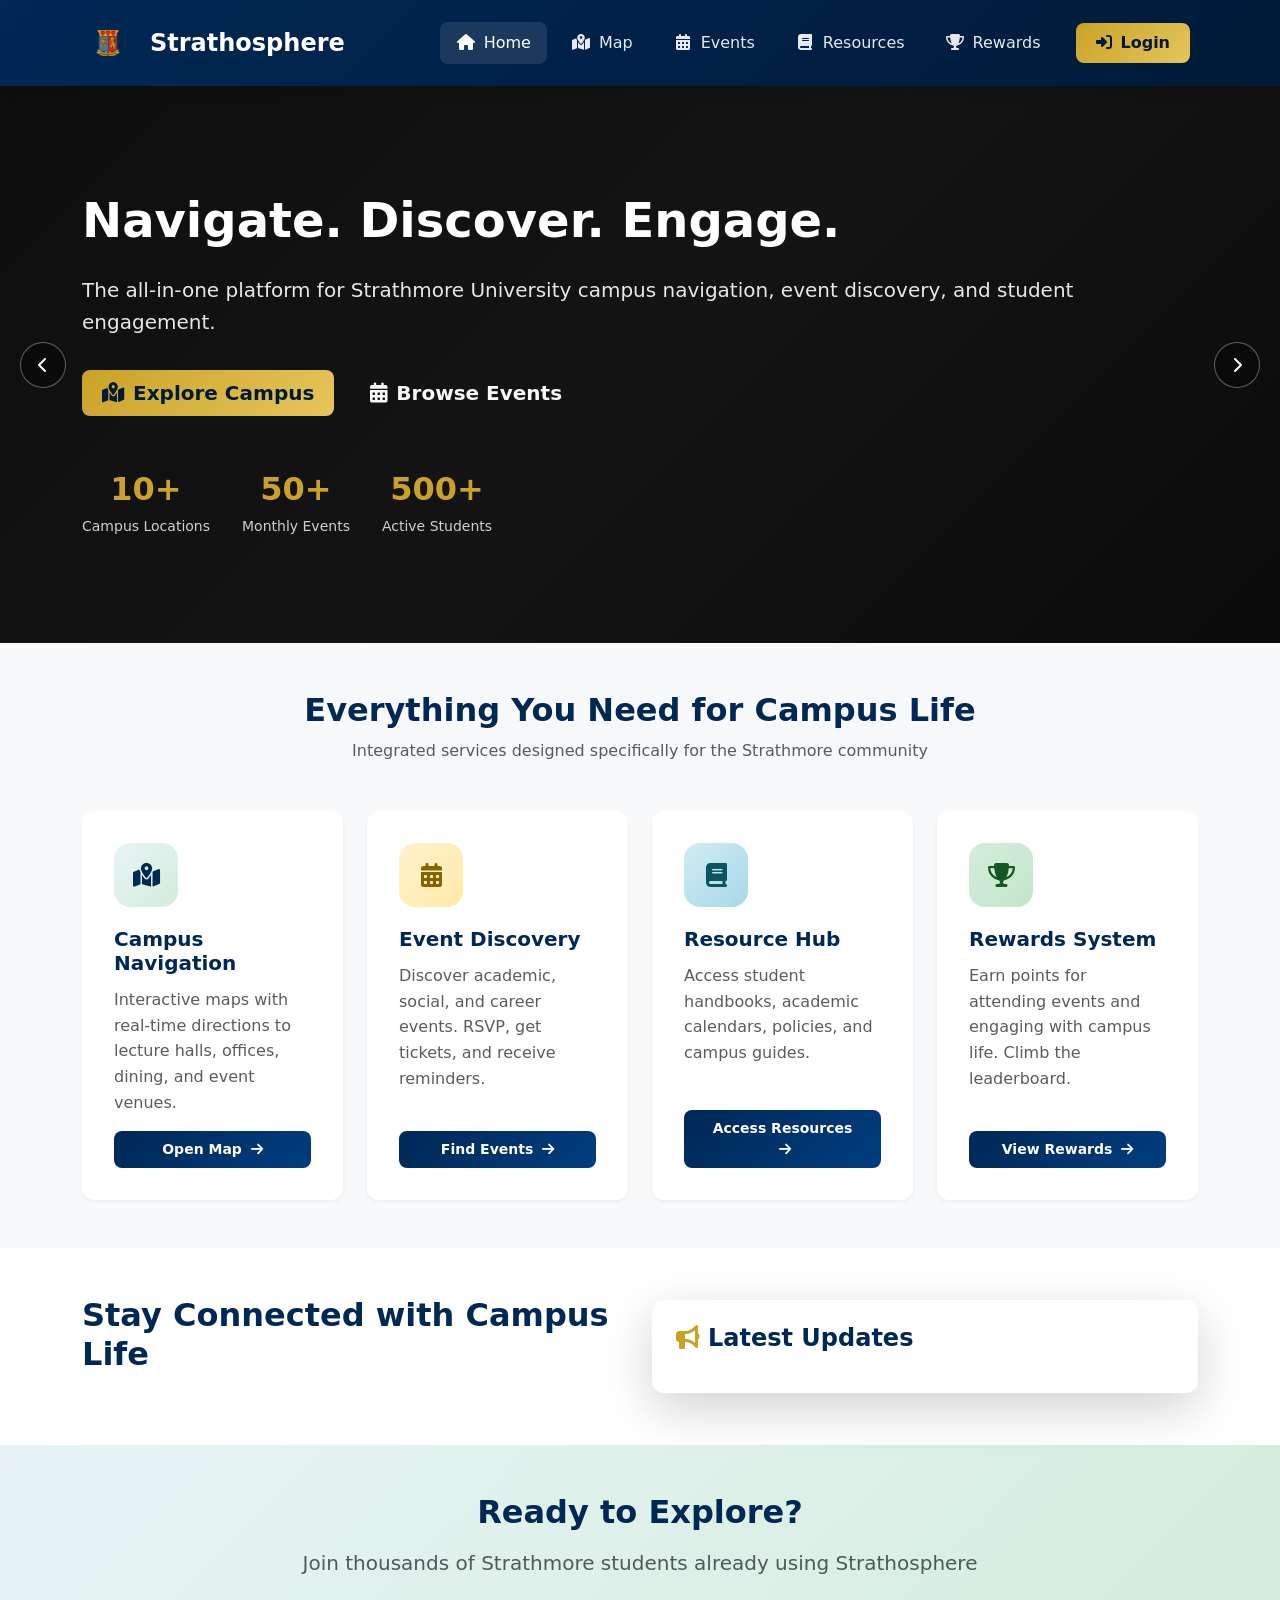
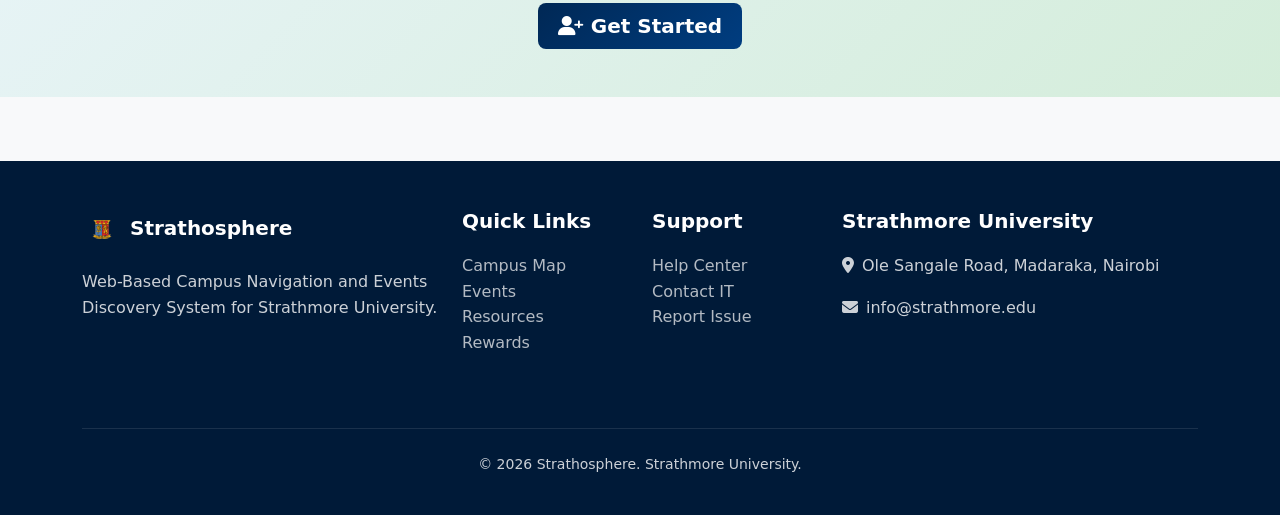
<file: strathosphere-prod/index.html>
<!DOCTYPE html>
<html lang="en">
<head>
    <meta charset="UTF-8">
    <meta name="viewport" content="width=device-width, initial-scale=1.0">
    <title>Strathosphere - Campus Navigation & Events | Strathmore University</title>
    <link href="https://cdn.jsdelivr.net/npm/bootstrap@5.3.2/dist/css/bootstrap.min.css" rel="stylesheet">
    <link rel="stylesheet" href="https://cdnjs.cloudflare.com/ajax/libs/font-awesome/6.4.2/css/all.min.css">
    <link rel="stylesheet" href="css/style.css">
</head>
<body>
    <nav class="navbar navbar-expand-lg">
        <div class="container">
            <a class="navbar-brand" href="index.html">
                <img src="Strathmore University Icon.png" alt="Strathmore Icon" width="52" height="52" class="me-2" style="object-fit: contain;">
                Strathosphere
            </a>
            <button class="navbar-toggler" type="button" data-bs-toggle="collapse" data-bs-target="#navbarNav">
                <span class="navbar-toggler-icon" style="filter: invert(1);"></span>
            </button>
            <div class="collapse navbar-collapse" id="navbarNav">
                <ul class="navbar-nav ms-auto align-items-center">
                    <li class="nav-item"><a class="nav-link active" href="index.html"><i class="fas fa-home"></i>Home</a></li>
                    <li class="nav-item"><a class="nav-link" href="map.html"><i class="fas fa-map-marked-alt"></i>Map</a></li>
                    <li class="nav-item"><a class="nav-link" href="events.html"><i class="fas fa-calendar-alt"></i>Events</a></li>
                    <li class="nav-item"><a class="nav-link" href="resources.html"><i class="fas fa-book"></i>Resources</a></li>
                    <li class="nav-item"><a class="nav-link" href="rewards.html"><i class="fas fa-trophy"></i>Rewards</a></li>
                    <li class="nav-item ms-lg-3" id="nav-auth">
                        <a href="login.html" class="btn btn-secondary"><i class="fas fa-sign-in-alt me-2"></i>Login</a>
                    </li>
                    <li class="nav-item ms-lg-2" id="nav-user"></li>
                </ul>
            </div>
        </div>
    </nav>

    <section class="hero">
        <div class="hero-slides" aria-hidden="true">
            <div class="hero-slide active" style="background-image: url('https://upload.wikimedia.org/wikipedia/commons/f/fc/An_aerial_view_of_Strathmore-University_Keri_campus.jpg');"></div>
            <div class="hero-slide" style="background-image: url('https://upload.wikimedia.org/wikipedia/commons/thumb/d/d1/Strathmore-University-Management-science-building.jpg/3840px-Strathmore-University-Management-science-building.jpg');"></div>
            <div class="hero-slide" style="background-image: url('https://upload.wikimedia.org/wikipedia/commons/thumb/d/d7/Strathmore-University.jpg/3840px-Strathmore-University.jpg');"></div>
            <div class="hero-slide" style="background-image: url('https://upload.wikimedia.org/wikipedia/commons/thumb/f/fd/Strathmore_University_Library_by_night.jpg/3840px-Strathmore_University_Library_by_night.jpg');"></div>
            <div class="hero-slide" style="background-image: url('https://upload.wikimedia.org/wikipedia/commons/thumb/6/63/Strathmore_University_Student_Centre.jpg/3840px-Strathmore_University_Student_Centre.jpg');"></div>
        </div>
        <button class="hero-nav hero-nav-prev" id="heroPrev" type="button" aria-label="Previous hero image">
            <i class="fas fa-chevron-left"></i>
        </button>
        <button class="hero-nav hero-nav-next" id="heroNext" type="button" aria-label="Next hero image">
            <i class="fas fa-chevron-right"></i>
        </button>
        <div class="container hero-content">
            <div class="row align-items-center">
                <div class="col-lg-12">
                    <h1>Navigate. Discover. Engage.</h1>
                    <p class="lead">The all-in-one platform for Strathmore University campus navigation, event discovery, and student engagement.</p>
                    <div class="d-flex gap-3 flex-wrap">
                        <a href="map.html" class="btn btn-secondary btn-lg"><i class="fas fa-map-marked-alt me-2"></i>Explore Campus</a>
                        <a href="events.html" class="btn btn-outline-light btn-lg"><i class="fas fa-calendar-alt me-2"></i>Browse Events</a>
                    </div>
                    <div class="hero-stats">
                        <div class="hero-stat"><div class="hero-stat-value">10+</div><div class="hero-stat-label">Campus Locations</div></div>
                        <div class="hero-stat"><div class="hero-stat-value">50+</div><div class="hero-stat-label">Monthly Events</div></div>
                        <div class="hero-stat"><div class="hero-stat-value">500+</div><div class="hero-stat-label">Active Students</div></div>
                    </div>
                </div>
            </div>
        </div>
    </section>

    <section class="py-5">
        <div class="container">
            <div class="text-center mb-5">
                <h2 class="fw-bold" style="color: var(--primary);">Everything You Need for Campus Life</h2>
                <p class="text-muted">Integrated services designed specifically for the Strathmore community</p>
            </div>
            <div class="row g-4">
                <div class="col-md-6 col-lg-3">
                    <div class="card feature-card h-100">
                        <div class="feature-icon"><i class="fas fa-map-marked-alt"></i></div>
                        <h3>Campus Navigation</h3>
                        <p class="text-muted">Interactive maps with real-time directions to lecture halls, offices, dining, and event venues.</p>
                        <a href="map.html" class="btn btn-sm btn-primary mt-auto">Open Map <i class="fas fa-arrow-right ms-1"></i></a>
                    </div>
                </div>
                <div class="col-md-6 col-lg-3">
                    <div class="card feature-card h-100">
                        <div class="feature-icon" style="background: linear-gradient(135deg, #fff3cd 0%, #ffeaa7 100%);"><i class="fas fa-calendar-days" style="color: #856404;"></i></div>
                        <h3>Event Discovery</h3>
                        <p class="text-muted">Discover academic, social, and career events. RSVP, get tickets, and receive reminders.</p>
                        <a href="events.html" class="btn btn-sm btn-primary mt-auto">Find Events <i class="fas fa-arrow-right ms-1"></i></a>
                    </div>
                </div>
                <div class="col-md-6 col-lg-3">
                    <div class="card feature-card h-100">
                        <div class="feature-icon" style="background: linear-gradient(135deg, #d1ecf1 0%, #a8d8ea 100%);"><i class="fas fa-book" style="color: #0c5460;"></i></div>
                        <h3>Resource Hub</h3>
                        <p class="text-muted">Access student handbooks, academic calendars, policies, and campus guides.</p>
                        <a href="resources.html" class="btn btn-sm btn-primary mt-auto">Access Resources <i class="fas fa-arrow-right ms-1"></i></a>
                    </div>
                </div>
                <div class="col-md-6 col-lg-3">
                    <div class="card feature-card h-100">
                        <div class="feature-icon" style="background: linear-gradient(135deg, #d4edda 0%, #c3e6cb 100%);"><i class="fas fa-trophy" style="color: #155724;"></i></div>
                        <h3>Rewards System</h3>
                        <p class="text-muted">Earn points for attending events and engaging with campus life. Climb the leaderboard.</p>
                        <a href="rewards.html" class="btn btn-sm btn-primary mt-auto">View Rewards <i class="fas fa-arrow-right ms-1"></i></a>
                    </div>
                </div>
            </div>
        </div>
    </section>

    <section class="py-5 bg-white">
        <div class="container">
            <div class="row align-items-center">
                <div class="col-lg-6">
                    <h2 class="fw-bold mb-4" style="color: var(--primary);">Stay Connected with Campus Life</h2>
                    <div id="announcements-list"></div>
                </div>
                <div class="col-lg-6">
                    <div class="card border-0 shadow-lg">
                        <div class="card-body p-4">
                            <h4 class="fw-bold mb-3" style="color: var(--primary);"><i class="fas fa-bullhorn me-2" style="color: var(--secondary);"></i>Latest Updates</h4>
                            <div id="latest-events-preview"></div>
                        </div>
                    </div>
                </div>
            </div>
        </div>
    </section>

    <section class="py-5" style="background: linear-gradient(135deg, var(--accent) 0%, #d4edda 100%);">
        <div class="container text-center">
            <h2 class="fw-bold mb-3" style="color: var(--primary);">Ready to Explore?</h2>
            <p class="lead text-muted mb-4">Join thousands of Strathmore students already using Strathosphere</p>
            <a href="login.html" class="btn btn-primary btn-lg"><i class="fas fa-user-plus me-2"></i>Get Started</a>
        </div>
    </section>

    <footer class="footer">
        <div class="container">
            <div class="row">
                <div class="col-lg-4 mb-4">
                    <h5><img src="Strathmore University Icon.png" alt="Strathmore Icon" width="40" height="40" class="me-2" style="object-fit: contain;">Strathosphere</h5>
                    <p>Web-Based Campus Navigation and Events Discovery System for Strathmore University.</p>
                </div>
                <div class="col-lg-2 col-md-4 mb-4">
                    <h5>Quick Links</h5>
                    <ul class="list-unstyled">
                        <li><a href="map.html">Campus Map</a></li>
                        <li><a href="events.html">Events</a></li>
                        <li><a href="resources.html">Resources</a></li>
                        <li><a href="rewards.html">Rewards</a></li>
                    </ul>
                </div>
                <div class="col-lg-2 col-md-4 mb-4">
                    <h5>Support</h5>
                    <ul class="list-unstyled">
                        <li><a href="#">Help Center</a></li>
                        <li><a href="#">Contact IT</a></li>
                        <li><a href="#">Report Issue</a></li>
                    </ul>
                </div>
                <div class="col-lg-4 col-md-4 mb-4">
                    <h5>Strathmore University</h5>
                    <p><i class="fas fa-map-marker-alt me-2"></i>Ole Sangale Road, Madaraka, Nairobi</p>
                    <p><i class="fas fa-envelope me-2"></i>info@strathmore.edu</p>
                </div>
            </div>
            <div class="footer-bottom">
                <p>&copy; 2026 Strathosphere. Strathmore University.</p>
            </div>
        </div>
    </footer>

    <script src="https://cdn.jsdelivr.net/npm/bootstrap@5.3.2/dist/js/bootstrap.bundle.min.js"></script>
    <script src="js/app.js"></script>
    <script>
        function initHeroSlideshow() {
            const slides = Array.from(document.querySelectorAll('.hero-slide'));
            const prevButton = document.getElementById('heroPrev');
            const nextButton = document.getElementById('heroNext');

            if (slides.length === 0 || !prevButton || !nextButton) return;

            let currentIndex = 0;
            let timerId;

            function showSlide(index) {
                slides.forEach((slide, i) => {
                    slide.classList.toggle('active', i === index);
                });
                currentIndex = index;
            }

            function move(direction) {
                const nextIndex = (currentIndex + direction + slides.length) % slides.length;
                showSlide(nextIndex);
                restartAutoplay();
            }

            function startAutoplay() {
                timerId = setInterval(() => {
                    const nextIndex = (currentIndex + 1) % slides.length;
                    showSlide(nextIndex);
                }, 5000);
            }

            function restartAutoplay() {
                clearInterval(timerId);
                startAutoplay();
            }

            prevButton.addEventListener('click', () => move(-1));
            nextButton.addEventListener('click', () => move(1));
            prevButton.addEventListener('mouseenter', () => move(-1));
            nextButton.addEventListener('mouseenter', () => move(1));

            showSlide(0);
            startAutoplay();
        }

        async function loadHomeData() {
            const eventsRes = await apiGetEvents('all', '', 'date');
            if (eventsRes.success) {
                const events = eventsRes.events.slice(0, 3);
                const container = document.getElementById('latest-events-preview');
                container.innerHTML = events.map(evt => `
                    <div class="d-flex align-items-center mb-3 pb-3" style="border-bottom: 1px solid var(--border);">
                        <img src="${evt.image}" alt="${evt.title}" class="rounded" style="width: 80px; height: 60px; object-fit: cover;">
                        <div class="ms-3 flex-grow-1">
                            <h6 class="fw-bold mb-1" style="color: var(--primary);">${evt.title}</h6>
                            <div class="small text-muted">
                                <i class="far fa-calendar me-1"></i>${formatDate(evt.event_date)}
                                <span class="mx-2">|</span>
                                <i class="fas fa-map-marker-alt me-1"></i>${evt.location_name || 'TBA'}
                            </div>
                        </div>
                        <a href="events.html" class="btn btn-sm btn-outline-primary">View</a>
                    </div>
                `).join('');
            }
        }
        initHeroSlideshow();
        loadHomeData();
    </script>
</body>
</html>
</file>
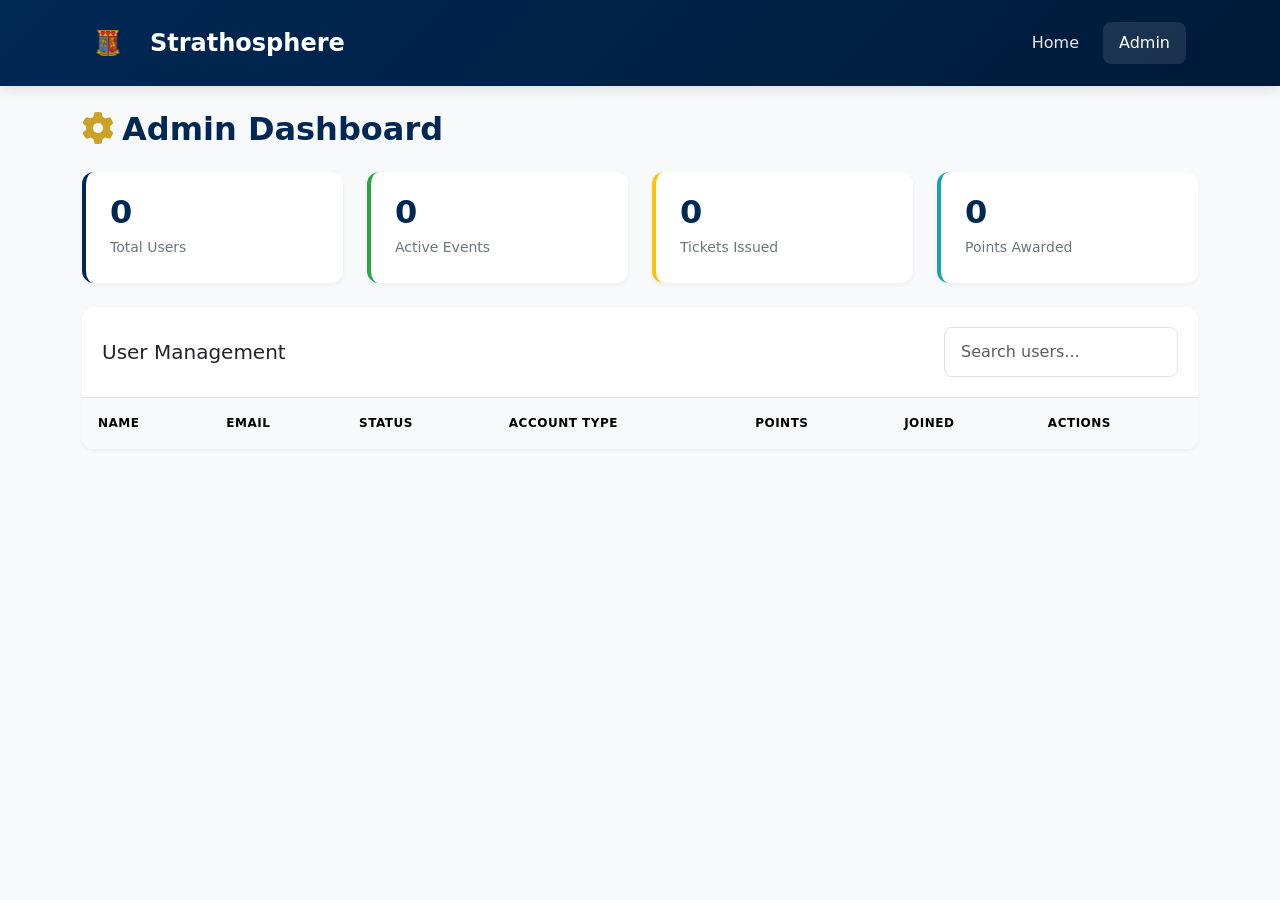
<file: strathosphere-prod/admin.html>
<!DOCTYPE html>
<html lang="en">
<head>
    <meta charset="UTF-8">
    <meta name="viewport" content="width=device-width, initial-scale=1.0">
    <title>Admin Dashboard - Strathosphere</title>
    <link href="https://cdn.jsdelivr.net/npm/bootstrap@5.3.2/dist/css/bootstrap.min.css" rel="stylesheet">
    <link rel="stylesheet" href="https://cdnjs.cloudflare.com/ajax/libs/font-awesome/6.4.2/css/all.min.css">
    <link rel="stylesheet" href="css/style.css">
</head>
<body>
    <nav class="navbar navbar-expand-lg">
        <div class="container">
            <a class="navbar-brand" href="index.html"><img src="Strathmore University Icon.png" alt="Strathmore Icon" width="52" height="52" class="me-2" style="object-fit: contain;">Strathosphere</a>
            <div class="collapse navbar-collapse" id="navbarNav">
                <ul class="navbar-nav ms-auto align-items-center">
                    <li class="nav-item"><a class="nav-link" href="index.html">Home</a></li>
                    <li class="nav-item"><a class="nav-link active" href="admin.html">Admin</a></li>
                    <li class="nav-item ms-lg-2" id="nav-user"></li>
                </ul>
            </div>
        </div>
    </nav>

    <div class="container py-4">
        <h2 class="fw-bold mb-4" style="color: var(--primary);"><i class="fas fa-cog me-2" style="color: var(--secondary);"></i>Admin Dashboard</h2>
        
        <div class="row g-4 mb-4">
            <div class="col-md-3">
                <div class="card stat-card">
                    <div class="stat-value" id="totalUsers">0</div>
                    <div class="stat-label">Total Users</div>
                </div>
            </div>
            <div class="col-md-3">
                <div class="card stat-card success">
                    <div class="stat-value" id="totalEvents">0</div>
                    <div class="stat-label">Active Events</div>
                </div>
            </div>
            <div class="col-md-3">
                <div class="card stat-card warning">
                    <div class="stat-value" id="totalTickets">0</div>
                    <div class="stat-label">Tickets Issued</div>
                </div>
            </div>
            <div class="col-md-3">
                <div class="card stat-card info">
                    <div class="stat-value" id="totalPoints">0</div>
                    <div class="stat-label">Points Awarded</div>
                </div>
            </div>
        </div>

        <div class="card table-container">
            <div class="card-header d-flex justify-content-between align-items-center">
                <h5 class="mb-0">User Management</h5>
                <input type="text" class="form-control form-control-sm w-auto" id="userSearch" placeholder="Search users...">
            </div>
            <div class="table-responsive">
                <table class="table mb-0">
                    <thead>
                        <tr><th>Name</th><th>Email</th><th>Status</th><th>Account Type</th><th>Points</th><th>Joined</th><th>Actions</th></tr>
                    </thead>
                    <tbody id="usersTable"></tbody>
                </table>
            </div>
        </div>
    </div>

    <script src="https://cdn.jsdelivr.net/npm/bootstrap@5.3.2/dist/js/bootstrap.bundle.min.js"></script>
    <script src="js/app.js"></script>
    <script>
        async function loadAdmin() {
            const me = await apiMe();
            if (!me.success || me.user.role !== 'admin') {
                document.body.innerHTML = '<div class="text-center py-5"><h3>Access Denied</h3><a href="index.html" class="btn btn-primary">Go Home</a></div>';
                return;
            }

            window.currentAdminId = me.user.id;

            const statsRes = await apiGetAdminStats();
            if (statsRes.success) {
                const s = statsRes.stats;
                document.getElementById('totalUsers').textContent = s.total_users;
                document.getElementById('totalEvents').textContent = s.total_events;
                document.getElementById('totalTickets').textContent = s.total_tickets;
                document.getElementById('totalPoints').textContent = s.total_points;
            }

            const usersRes = await apiGetAdminUsers();
            if (usersRes.success) renderUsers(usersRes.users);

            document.getElementById('userSearch').addEventListener('input', async (e) => {
                const res = await apiGetAdminUsers(e.target.value);
                if (res.success) renderUsers(res.users);
            });
        }

        function renderUsers(users) {
            document.getElementById('usersTable').innerHTML = users.map(u => `
                <tr>
                    <td><div class="d-flex align-items-center"><img src="${u.avatar}" class="rounded-circle me-2" width="32" height="32">${u.name}</div></td>
                    <td>${u.email}</td>
                    <td><span class="badge badge-soft badge-soft-${u.status === 'approved' ? 'success' : (u.status === 'pending' ? 'warning' : 'danger')}">${u.status}</span></td>
                    <td>
                        <select class="form-select form-select-sm user-role-select" onchange="changeUserRole(${u.id}, this.value)" ${(u.id === window.currentAdminId || u.status !== 'approved') ? 'disabled' : ''}>
                            <option value="student" ${u.role === 'student' ? 'selected' : ''}>Student</option>
                            <option value="admin" ${u.role === 'admin' ? 'selected' : ''}>Admin</option>
                        </select>
                    </td>
                    <td><strong>${u.points || 0}</strong></td>
                    <td>${formatDate(u.created_at.split(' ')[0])}</td>
                    <td>
                        ${u.status === 'pending' ? `
                            <div class="d-flex gap-2">
                                <button class="btn btn-sm btn-outline-success" onclick="reviewUser(${u.id}, 'approve')"><i class="fas fa-check me-1"></i>Approve</button>
                                <button class="btn btn-sm btn-outline-warning" onclick="reviewUser(${u.id}, 'reject')"><i class="fas fa-ban me-1"></i>Reject</button>
                            </div>
                        ` : `
                            <button class="btn btn-sm btn-outline-danger" onclick="deleteUser(${u.id})" ${u.id === window.currentAdminId ? 'disabled' : ''}>
                                <i class="fas fa-trash-alt me-1"></i>Delete
                            </button>
                        `}
                    </td>
                </tr>
            `).join('');
        }

        async function reviewUser(userId, decision) {
            const actionLabel = decision === 'approve' ? 'approve' : 'reject';
            const confirmed = confirm(`Are you sure you want to ${actionLabel} this account request?`);
            if (!confirmed) return;

            const result = await apiAdminReviewUser(userId, decision);
            if (!result.success) {
                showToast(result.message || 'Unable to review request.', 'danger');
            } else {
                showToast(result.message || 'Request updated.');
            }

            const usersRes = await apiGetAdminUsers(document.getElementById('userSearch').value || '');
            if (usersRes.success) renderUsers(usersRes.users);
        }

        async function changeUserRole(userId, role) {
            const result = await apiAdminUpdateUserRole(userId, role);
            if (!result.success) {
                showToast(result.message || 'Unable to update account type.', 'danger');
            } else {
                showToast(result.message || 'Account type updated.');
            }

            const usersRes = await apiGetAdminUsers(document.getElementById('userSearch').value || '');
            if (usersRes.success) renderUsers(usersRes.users);
        }

        async function deleteUser(userId) {
            const confirmed = confirm('Are you sure you want to delete this account? This action cannot be undone.');
            if (!confirmed) return;

            const result = await apiAdminDeleteUser(userId);
            if (!result.success) {
                showToast(result.message || 'Unable to delete user.', 'danger');
            } else {
                showToast(result.message || 'User account deleted.');
            }

            const usersRes = await apiGetAdminUsers(document.getElementById('userSearch').value || '');
            if (usersRes.success) renderUsers(usersRes.users);
        }

        loadAdmin();
    </script>
</body>
</html>
</file>
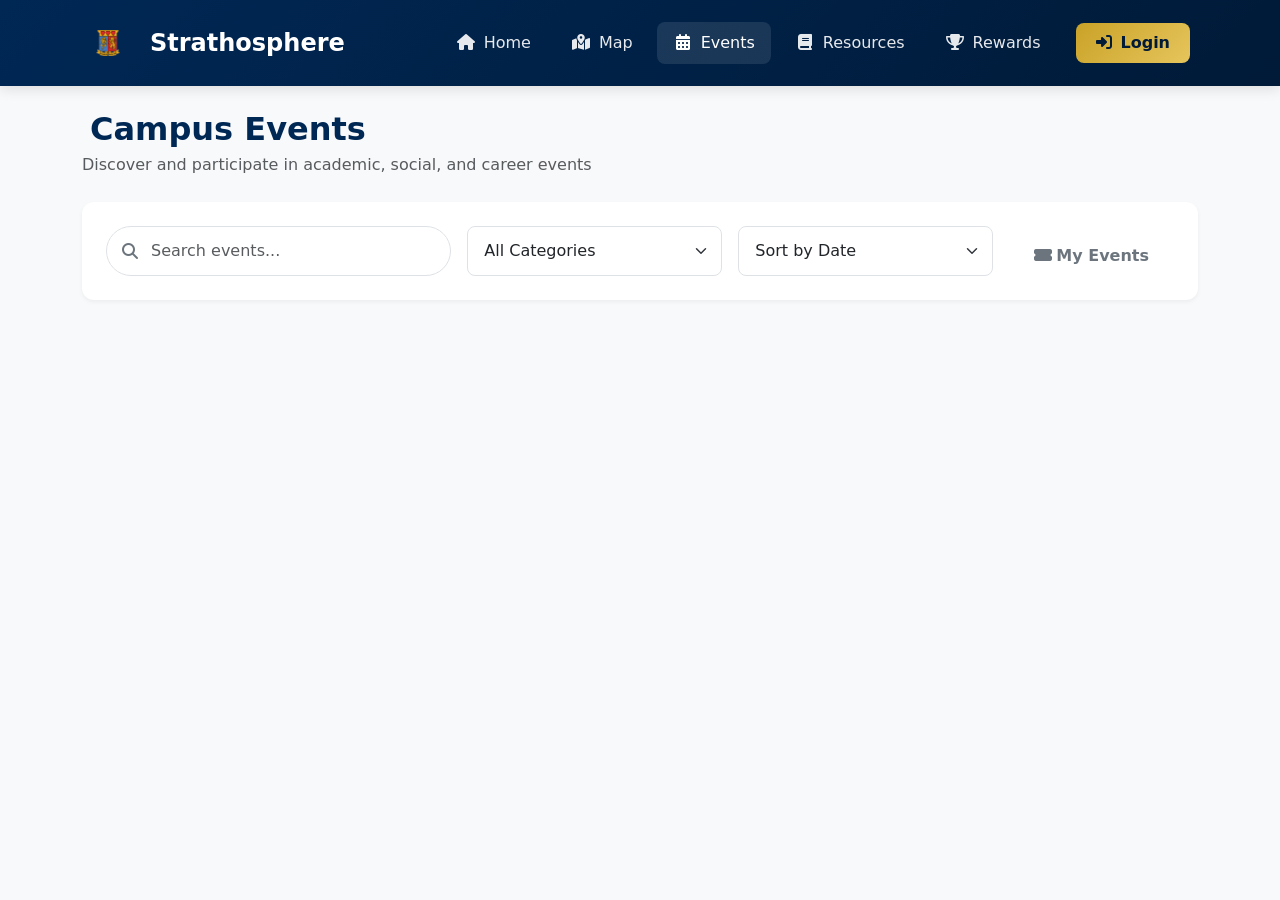
<file: strathosphere-prod/events.html>
<!DOCTYPE html>
<html lang="en">
<head>
    <meta charset="UTF-8">
    <meta name="viewport" content="width=device-width, initial-scale=1.0">
    <title>Events - Strathosphere</title>
    <link href="https://cdn.jsdelivr.net/npm/bootstrap@5.3.2/dist/css/bootstrap.min.css" rel="stylesheet">
    <link rel="stylesheet" href="https://cdnjs.cloudflare.com/ajax/libs/font-awesome/6.4.2/css/all.min.css">
    <link rel="stylesheet" href="css/style.css">
</head>
<body>
    <nav class="navbar navbar-expand-lg">
        <div class="container">
            <a class="navbar-brand" href="index.html"><img src="Strathmore University Icon.png" alt="Strathmore Icon" width="52" height="52" class="me-2" style="object-fit: contain;">Strathosphere</a>
            <button class="navbar-toggler" type="button" data-bs-toggle="collapse" data-bs-target="#navbarNav">
                <span class="navbar-toggler-icon" style="filter: invert(1);"></span>
            </button>
            <div class="collapse navbar-collapse" id="navbarNav">
                <ul class="navbar-nav ms-auto align-items-center">
                    <li class="nav-item"><a class="nav-link" href="index.html"><i class="fas fa-home"></i>Home</a></li>
                    <li class="nav-item"><a class="nav-link" href="map.html"><i class="fas fa-map-marked-alt"></i>Map</a></li>
                    <li class="nav-item"><a class="nav-link active" href="events.html"><i class="fas fa-calendar-alt"></i>Events</a></li>
                    <li class="nav-item"><a class="nav-link" href="resources.html"><i class="fas fa-book"></i>Resources</a></li>
                    <li class="nav-item"><a class="nav-link" href="rewards.html"><i class="fas fa-trophy"></i>Rewards</a></li>
                    <li class="nav-item ms-lg-3" id="nav-auth">
                        <a href="login.html" class="btn btn-secondary"><i class="fas fa-sign-in-alt me-2"></i>Login</a>
                    </li>
                    <li class="nav-item ms-lg-2" id="nav-user"></li>
                </ul>
            </div>
        </div>
    </nav>

    <div class="container py-4">
        <div class="d-flex justify-content-between align-items-center mb-4 flex-wrap gap-3">
            <div>
                <h2 class="fw-bold mb-1" style="color: var(--primary);"><i class="fas fa-calendar-star me-2" style="color: var(--secondary);"></i>Campus Events</h2>
                <p class="text-muted mb-0">Discover and participate in academic, social, and career events</p>
            </div>
            <button class="btn btn-outline-primary admin-only d-none" data-bs-toggle="modal" data-bs-target="#createEventModal">
                <i class="fas fa-plus me-2"></i>Create Event
            </button>
        </div>

        <div class="card mb-4">
            <div class="card-body">
                <div class="row g-3 align-items-end">
                    <div class="col-md-4">
                        <div class="search-box">
                            <i class="fas fa-search"></i>
                            <input type="text" class="form-control" id="eventSearch" placeholder="Search events...">
                        </div>
                    </div>
                    <div class="col-md-3">
                        <select class="form-select" id="categoryFilter">
                            <option value="all">All Categories</option>
                            <option value="academic">Academic</option>
                            <option value="social">Social</option>
                            <option value="career">Career</option>
                            <option value="sports">Sports</option>
                        </select>
                    </div>
                    <div class="col-md-3">
                        <select class="form-select" id="sortFilter">
                            <option value="date">Sort by Date</option>
                            <option value="points">Sort by Points</option>
                            <option value="cost">Sort by Cost</option>
                        </select>
                    </div>
                    <div class="col-md-2">
                        <button class="btn btn-outline-secondary w-100" id="myEventsBtn"><i class="fas fa-ticket-alt me-1"></i>My Events</button>
                    </div>
                </div>
            </div>
        </div>

        <div class="row g-4" id="eventsGrid"></div>
        <div id="emptyState" class="text-center py-5 d-none">
            <i class="fas fa-calendar-times" style="font-size: 4rem; color: var(--border);"></i>
            <h4 class="mt-3 text-muted">No events found</h4>
        </div>

        <div class="modal fade" id="registerEventModal" tabindex="-1" aria-hidden="true">
            <div class="modal-dialog">
                <div class="modal-content">
                    <div class="modal-header" style="background: linear-gradient(135deg, var(--primary) 0%, var(--primary-light) 100%); color: white;">
                        <h5 class="modal-title"><i class="fas fa-ticket-alt me-2"></i>Event Registration</h5>
                        <button type="button" class="btn-close btn-close-white" data-bs-dismiss="modal" aria-label="Close"></button>
                    </div>
                    <div class="modal-body">
                        <div class="mb-2 text-muted small">Event</div>
                        <div class="fw-bold mb-3" id="regEventTitle">—</div>
                        <div class="mb-3" id="regPaymentMessage"></div>

                        <label class="form-label">Phone Number</label>
                        <div class="input-group">
                            <span class="input-group-text">+254</span>
                            <input type="tel" class="form-control" id="regPhoneLocal" placeholder="7XXXXXXXX" maxlength="9" inputmode="numeric">
                        </div>
                        <small class="text-muted">Enter 9 digits after +254 (for example 712345678).</small>
                    </div>
                    <div class="modal-footer">
                        <button type="button" class="btn btn-light" data-bs-dismiss="modal">Cancel</button>
                        <button type="button" class="btn btn-primary" id="confirmRegisterBtn"><i class="fas fa-check-circle me-2"></i>Confirm</button>
                    </div>
                </div>
            </div>
        </div>
    </div>

    <div class="modal fade" id="createEventModal" tabindex="-1">
        <div class="modal-dialog modal-lg">
            <div class="modal-content">
                <div class="modal-header" style="background: linear-gradient(135deg, var(--primary) 0%, var(--primary-light) 100%); color: white;">
                    <h5 class="modal-title"><i class="fas fa-plus-circle me-2"></i>Create New Event</h5>
                    <button type="button" class="btn-close btn-close-white" data-bs-dismiss="modal"></button>
                </div>
                <div class="modal-body">
                    <form id="createEventForm">
                        <div class="row g-3">
                            <div class="col-md-8"><label class="form-label">Event Title</label><input type="text" class="form-control" id="evtTitle" required></div>
                            <div class="col-md-4">
                                <label class="form-label">Category</label>
                                <select class="form-select" id="evtCategory">
                                    <option value="academic">Academic</option><option value="social">Social</option><option value="career">Career</option><option value="sports">Sports</option>
                                </select>
                            </div>
                            <div class="col-12"><label class="form-label">Description</label><textarea class="form-control" id="evtDesc" rows="3" required></textarea></div>
                            <div class="col-md-6"><label class="form-label">Location</label><select class="form-select" id="evtLocation"></select></div>
                            <div class="col-md-3"><label class="form-label">Date</label><input type="date" class="form-control" id="evtDate" required></div>
                            <div class="col-md-3"><label class="form-label">Time</label><input type="time" class="form-control" id="evtTime" required></div>
                            <div class="col-md-4"><label class="form-label">Cost (KES)</label><input type="number" class="form-control" id="evtCost" value="0" min="0"></div>
                            <div class="col-md-4"><label class="form-label">Points Reward</label><input type="number" class="form-control" id="evtPoints" value="50" min="0"></div>
                            <div class="col-md-4"><label class="form-label">Max Attendees</label><input type="number" class="form-control" id="evtMax" value="100" min="1"></div>
                            <div class="col-md-8"><label class="form-label">Image URL</label><input type="url" class="form-control" id="evtImage" placeholder="https://..."></div>
                            <div class="col-md-4"><label class="form-label">Organizer</label><input type="text" class="form-control" id="evtOrganizer" required></div>
                        </div>
                    </form>
                </div>
                <div class="modal-footer">
                    <button type="button" class="btn btn-light" data-bs-dismiss="modal">Cancel</button>
                    <button type="button" class="btn btn-primary" id="saveEventBtn"><i class="fas fa-save me-2"></i>Create Event</button>
                </div>
            </div>
        </div>
    </div>

    <script src="https://cdn.jsdelivr.net/npm/bootstrap@5.3.2/dist/js/bootstrap.bundle.min.js"></script>
    <script src="js/app.js"></script>
    <script>
        let showingMyEvents = false;
        let pendingRegistration = null;
        const pageParams = new URLSearchParams(window.location.search);
        const forcedLocationId = parseInt(pageParams.get('location_id') || pageParams.get('location') || '0', 10) || 0;

        function sanitizeLocalPhoneInput(value) {
            return value.replace(/\D/g, '').slice(0, 9);
        }

        function buildPhoneWithCountryCode(localDigits) {
            const clean = sanitizeLocalPhoneInput(localDigits);
            return `+254${clean}`;
        }

        function isValidKenyanPhone(localDigits) {
            return /^\d{9}$/.test(sanitizeLocalPhoneInput(localDigits));
        }

        function openRegistrationModal(eventId, title, cost, userPhoneNumber) {
            pendingRegistration = { eventId, title, cost: Number(cost || 0) };

            document.getElementById('regEventTitle').textContent = title;
            const phoneInput = document.getElementById('regPhoneLocal');
            const savedPhone = (userPhoneNumber || '').replace(/\s+|-/g, '');
            if (/^\+254\d{9}$/.test(savedPhone)) {
                phoneInput.value = savedPhone.slice(4);
            } else if (/^254\d{9}$/.test(savedPhone)) {
                phoneInput.value = savedPhone.slice(3);
            } else {
                phoneInput.value = '';
            }

            const paymentMessage = document.getElementById('regPaymentMessage');
            const confirmButton = document.getElementById('confirmRegisterBtn');

            if (pendingRegistration.cost > 0) {
                paymentMessage.className = 'alert alert-warning py-2 mb-3';
                paymentMessage.textContent = `This ticket costs KES ${pendingRegistration.cost}. You will receive an M-Pesa STK payment prompt on confirmation.`;
                confirmButton.innerHTML = '<i class="fas fa-mobile-alt me-2"></i>Pay & Register';
            } else {
                paymentMessage.className = 'alert alert-info py-2 mb-3';
                paymentMessage.textContent = 'This is a free event. Confirm to register your ticket.';
                confirmButton.innerHTML = '<i class="fas fa-check-circle me-2"></i>Register';
            }

            const modal = bootstrap.Modal.getOrCreateInstance(document.getElementById('registerEventModal'));
            modal.show();
        }

        async function renderEvents() {
            const grid = document.getElementById('eventsGrid');
            const empty = document.getElementById('emptyState');
            const search = document.getElementById('eventSearch').value;
            const category = document.getElementById('categoryFilter').value;
            const sort = document.getElementById('sortFilter').value;

            let res;
            if (showingMyEvents) {
                res = await apiMyEvents();
            } else {
                res = await apiGetEvents(category, search, sort, forcedLocationId);
            }

            if (!res.success) { empty.classList.remove('d-none'); return; }
            let events = res.events;
            if (events.length === 0) { grid.innerHTML = ''; empty.classList.remove('d-none'); return; }
            empty.classList.add('d-none');

            grid.innerHTML = events.map(evt => {
                const date = new Date(evt.event_date);
                const day = date.getDate();
                const month = date.toLocaleString('default', { month: 'short' });
                const isAttending = evt.is_attending;
                const isFull = evt.attendee_count >= evt.max_attendees;

                return `
                    <div class="col-md-6 col-lg-4">
                        <div class="card event-card h-100">
                            <div class="position-relative">
                                <img src="${evt.image}" class="event-image" alt="${evt.title}" onerror="this.src='https://images.unsplash.com/photo-1540575467063-178a50c2df87?w=600'">
                                <div class="event-date-badge"><div class="day">${day}</div><div class="month">${month}</div></div>
                                <div class="event-points">+${evt.points} pts</div>
                            </div>
                            <div class="card-body">
                                <span class="badge badge-soft badge-soft-primary mb-2">${evt.category}</span>
                                <h5 class="fw-bold" style="color: var(--primary);">${evt.title}</h5>
                                <p class="text-muted" style="font-size: 0.9rem; display: -webkit-box; -webkit-line-clamp: 2; -webkit-box-orient: vertical; overflow: hidden;">${evt.description}</p>
                                <div class="event-meta">
                                    <span><i class="fas fa-map-marker-alt"></i>${evt.location_name || 'TBA'}</span>
                                    <span><i class="fas fa-clock"></i>${formatTime(evt.event_time)}</span>
                                </div>
                                <div class="d-flex justify-content-between align-items-center mt-3">
                                    <span class="fw-bold" style="color: var(--primary);">${formatCurrency(evt.cost)}</span>
                                    <span class="text-muted small">${evt.attendee_count}/${evt.max_attendees} attending</span>
                                </div>
                                <button class="btn w-100 mt-3 ${isAttending ? 'btn-outline-danger' : (isFull ? 'btn-secondary' : 'btn-primary')}" 
                                    onclick='handleRegister(${evt.id}, ${isAttending ? 'true' : 'false'}, ${evt.cost}, ${JSON.stringify(evt.title || '')})' ${isFull && !isAttending ? 'disabled' : ''}>
                                    ${isAttending ? '<i class="fas fa-user-minus me-1"></i>Deregister' : (isFull ? 'Full' : '<i class="fas fa-ticket-alt me-1"></i>Register')}
                                </button>
                            </div>
                        </div>
                    </div>
                `;
            }).join('');
        }

        async function handleRegister(eventId, isAttending, cost, title) {
            const me = await apiMe();
            if (!me.success) { window.location.href = 'login.html?redirect=events.html'; return; }

            if (isAttending) {
                const confirmed = confirm('Are you sure you want to deregister from this event?');
                if (!confirmed) return;

                const result = await apiDeregisterEvent(eventId);
                if (result.success) {
                    showToast(result.message || 'Deregistered successfully.', 'success');
                    await updateNavUser();
                    renderEvents();
                } else {
                    showToast(result.message || 'Unable to deregister.', 'warning');
                }
                return;
            }

            openRegistrationModal(eventId, title, cost, me.user.phone_number || '');
        }

        async function confirmRegistration() {
            if (!pendingRegistration) return;

            const localDigits = sanitizeLocalPhoneInput(document.getElementById('regPhoneLocal').value);
            if (!isValidKenyanPhone(localDigits)) {
                showToast('Enter a valid 9-digit phone number after +254.', 'warning');
                return;
            }

            const result = await apiRegisterEvent(pendingRegistration.eventId, buildPhoneWithCountryCode(localDigits));
            if (result.success) {
                const pointsMsg = result.points_earned ? ` +${result.points_earned} points earned.` : '';
                showToast(`${result.message}${pointsMsg}`, 'success');

                const modal = bootstrap.Modal.getOrCreateInstance(document.getElementById('registerEventModal'));
                modal.hide();

                await updateNavUser();
                renderEvents();
            } else {
                showToast(result.message, 'warning');
            }
        }

        async function loadLocations() {
            const res = await apiGetLocations();
            if (res.success) {
                const sel = document.getElementById('evtLocation');
                res.locations.forEach(loc => { sel.innerHTML += `<option value="${loc.id}">${loc.name}</option>`; });
            }
        }

        document.getElementById('saveEventBtn').addEventListener('click', async () => {
            const form = document.getElementById('createEventForm');
            const formData = new FormData(form);
            const result = await apiCreateEvent(formData);
            if (result.success) {
                showToast('Event created!', 'success');
                bootstrap.Modal.getInstance(document.getElementById('createEventModal')).hide();
                form.reset();
                renderEvents();
            } else {
                showToast(result.message, 'danger');
            }
        });

        document.getElementById('eventSearch').addEventListener('input', renderEvents);
        document.getElementById('categoryFilter').addEventListener('change', renderEvents);
        document.getElementById('sortFilter').addEventListener('change', renderEvents);
        document.getElementById('regPhoneLocal').addEventListener('input', function() {
            this.value = sanitizeLocalPhoneInput(this.value);
        });
        document.getElementById('confirmRegisterBtn').addEventListener('click', confirmRegistration);
        document.getElementById('myEventsBtn').addEventListener('click', function() {
            showingMyEvents = !showingMyEvents;
            this.innerHTML = showingMyEvents ? '<i class="fas fa-calendar me-1"></i>All Events' : '<i class="fas fa-ticket-alt me-1"></i>My Events';
            this.classList.toggle('btn-primary');
            this.classList.toggle('btn-outline-secondary');
            renderEvents();
        });

        loadLocations();
        renderEvents();
    </script>
</body>
</html>
</file>
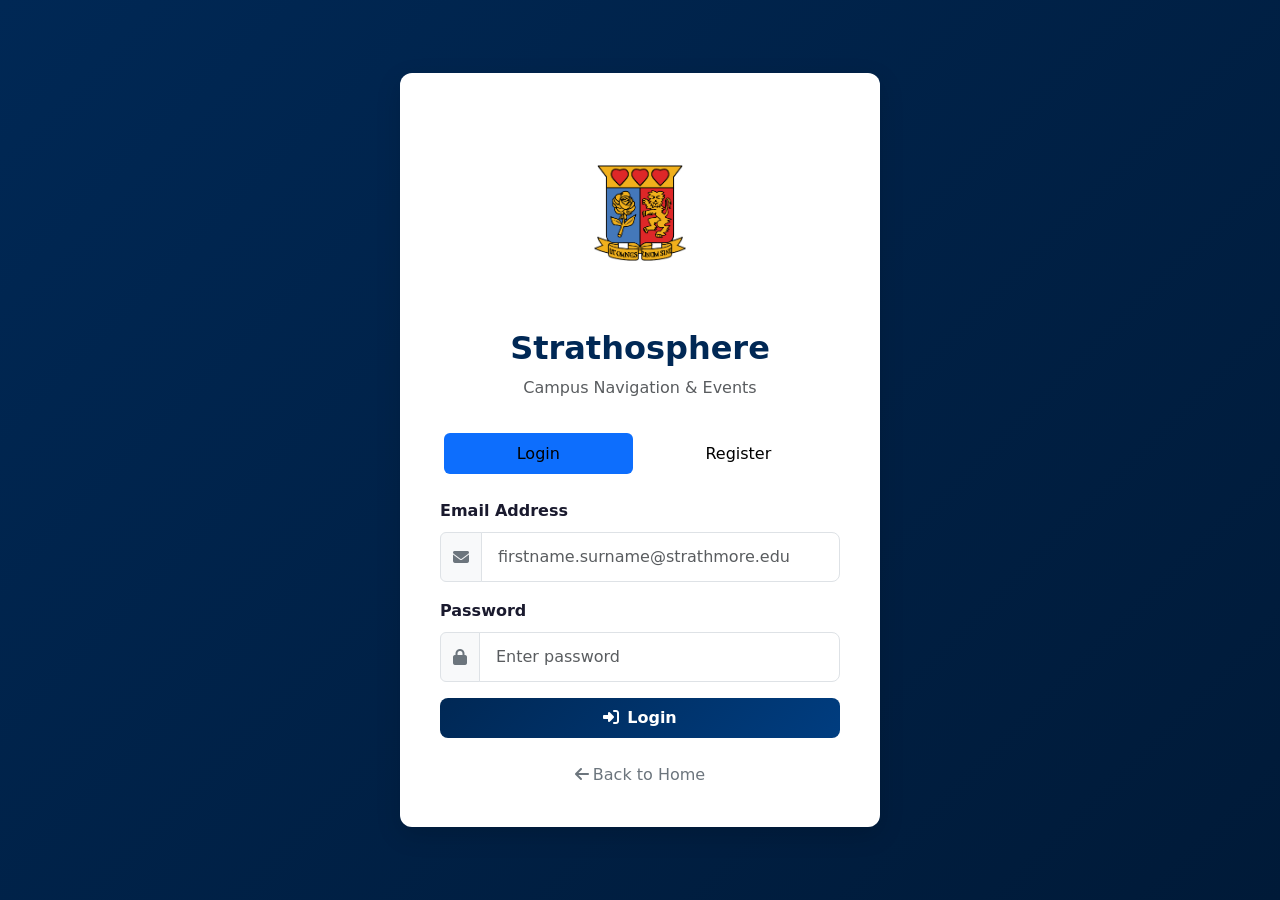
<file: strathosphere-prod/login.html>
<!DOCTYPE html>
<html lang="en">
<head>
    <meta charset="UTF-8">
    <meta name="viewport" content="width=device-width, initial-scale=1.0">
    <title>Login - Strathosphere</title>
    <link href="https://cdn.jsdelivr.net/npm/bootstrap@5.3.2/dist/css/bootstrap.min.css" rel="stylesheet">
    <link rel="stylesheet" href="https://cdnjs.cloudflare.com/ajax/libs/font-awesome/6.4.2/css/all.min.css">
    <link rel="stylesheet" href="css/style.css">
</head>
<body>
    <div class="auth-page">
        <div class="auth-card fade-in">
            <div class="auth-logo">
                <div class="auth-logo-mark">
                    <img
                        src="Strathmore University Icon.png"
                        alt="Strathmore University Logo"
                        class="auth-logo-image"
                    >
                </div>
                <h2>Strathosphere</h2>
                <p class="text-muted">Campus Navigation & Events</p>
            </div>

            <ul class="nav nav-pills nav-fill mb-4" id="authTab" role="tablist">
                <li class="nav-item" role="presentation">
                    <button class="nav-link active" id="login-tab" data-bs-toggle="tab" data-bs-target="#login" type="button">Login</button>
                </li>
                <li class="nav-item" role="presentation">
                    <button class="nav-link" id="register-tab" data-bs-toggle="tab" data-bs-target="#register" type="button">Register</button>
                </li>
            </ul>

            <div class="tab-content" id="authTabContent">
                <div class="tab-pane fade show active" id="login" role="tabpanel">
                    <form id="loginForm">
                        <div class="mb-3">
                            <label class="form-label">Email Address</label>
                            <div class="input-group">
                                <span class="input-group-text"><i class="fas fa-envelope"></i></span>
                                <input type="email" class="form-control" id="loginEmail" placeholder="firstname.surname@strathmore.edu" required>
                            </div>
                        </div>
                        <div class="mb-3">
                            <label class="form-label">Password</label>
                            <div class="input-group">
                                <span class="input-group-text"><i class="fas fa-lock"></i></span>
                                <input type="password" class="form-control" id="loginPassword" placeholder="Enter password" required>
                            </div>
                        </div>
                        <button type="submit" class="btn btn-primary w-100"><i class="fas fa-sign-in-alt me-2"></i>Login</button>
                    </form>
                </div>

                <div class="tab-pane fade" id="register" role="tabpanel">
                    <form id="registerForm">
                        <div class="mb-3">
                            <label class="form-label">Full Name</label>
                            <div class="input-group">
                                <span class="input-group-text"><i class="fas fa-user"></i></span>
                                <input type="text" class="form-control" id="regName" placeholder="John Doe" required>
                            </div>
                        </div>
                        <div class="mb-3">
                            <label class="form-label">Email Address</label>
                            <div class="input-group">
                                <span class="input-group-text"><i class="fas fa-envelope"></i></span>
                                <input type="email" class="form-control" id="regEmail" placeholder="firstname.surname@strathmore.edu" required>
                            </div>
                        </div>
                        <div class="mb-3">
                            <label class="form-label">Phone Number</label>
                            <div class="input-group">
                                <span class="input-group-text">+254</span>
                                <input type="tel" class="form-control" id="regPhoneLocal" placeholder="7XXXXXXXX" maxlength="9" inputmode="numeric" required>
                            </div>
                            <small class="text-muted">Enter 9 digits after +254.</small>
                        </div>
                        <div class="mb-3">
                            <label class="form-label">Password</label>
                            <div class="input-group">
                                <span class="input-group-text"><i class="fas fa-lock"></i></span>
                                <input type="password" class="form-control" id="regPassword" placeholder="Min 6 characters" required minlength="6">
                                <button class="btn btn-outline-secondary" type="button" id="toggleRegPassword" aria-label="Show password">
                                    <i class="fas fa-eye"></i>
                                </button>
                            </div>
                        </div>
                        <div class="mb-3">
                            <label class="form-label">Confirm Password</label>
                            <div class="input-group">
                                <span class="input-group-text"><i class="fas fa-lock"></i></span>
                                <input type="password" class="form-control" id="regConfirmPassword" placeholder="Re-enter password" required minlength="6">
                                <button class="btn btn-outline-secondary" type="button" id="toggleRegConfirmPassword" aria-label="Show confirm password">
                                    <i class="fas fa-eye"></i>
                                </button>
                            </div>
                        </div>
                        <button type="submit" class="btn btn-primary w-100"><i class="fas fa-user-plus me-2"></i>Create Account</button>
                    </form>
                </div>
            </div>

            <div class="mt-4 text-center">
                <a href="index.html" class="text-decoration-none" style="color: var(--text-light);"><i class="fas fa-arrow-left me-1"></i>Back to Home</a>
            </div>
        </div>
    </div>

    <script src="https://cdn.jsdelivr.net/npm/bootstrap@5.3.2/dist/js/bootstrap.bundle.min.js"></script>
    <script src="js/app.js"></script>
    <script>
        const urlParams = new URLSearchParams(window.location.search);
        const redirect = urlParams.get('redirect');

        function setupPasswordToggle(toggleButtonId, inputId) {
            const toggleButton = document.getElementById(toggleButtonId);
            const passwordInput = document.getElementById(inputId);

            if (!toggleButton || !passwordInput) {
                return;
            }

            toggleButton.addEventListener('click', function() {
                const isHidden = passwordInput.type === 'password';
                passwordInput.type = isHidden ? 'text' : 'password';
                this.innerHTML = `<i class="fas ${isHidden ? 'fa-eye-slash' : 'fa-eye'}"></i>`;
            });
        }

        setupPasswordToggle('toggleRegPassword', 'regPassword');
        setupPasswordToggle('toggleRegConfirmPassword', 'regConfirmPassword');

        function sanitizeLocalPhoneInput(value) {
            return value.replace(/\D/g, '').slice(0, 9);
        }

        function isValidKenyanLocalPhone(localDigits) {
            return /^\d{9}$/.test(sanitizeLocalPhoneInput(localDigits));
        }

        function isValidLoginEmail(email) {
            const normalized = String(email || '').trim().toLowerCase();
            return normalized === 'admin@strathmore.edu' || isValidStrathmoreEmail(normalized);
        }

        const regPhoneLocalInput = document.getElementById('regPhoneLocal');
        if (regPhoneLocalInput) {
            regPhoneLocalInput.addEventListener('input', function() {
                this.value = sanitizeLocalPhoneInput(this.value);
            });
        }

        document.getElementById('loginForm').addEventListener('submit', async function(e) {
            e.preventDefault();

            if (typeof apiLogin !== 'function' || typeof isValidStrathmoreEmail !== 'function') {
                showToast('Login scripts failed to load. Please refresh the page.', 'danger');
                return;
            }

            const email = document.getElementById('loginEmail').value.trim();
            if (!isValidLoginEmail(email)) {
                showToast('Use format firstname.surname@strathmore.edu', 'danger');
                return;
            }

            const submitButton = this.querySelector('button[type="submit"]');
            const originalButtonHtml = submitButton ? submitButton.innerHTML : '';

            if (submitButton) {
                submitButton.disabled = true;
                submitButton.innerHTML = '<i class="fas fa-spinner fa-spin me-2"></i>Logging in...';
            }

            try {
                const result = await apiLogin(email, document.getElementById('loginPassword').value);
                if (result.success) {
                    showToast('Login successful!');
                    setTimeout(() => window.location.href = redirect || 'index.html', 1000);
                } else {
                    showToast(result.message, 'danger');
                }
            } catch (error) {
                const isFileProtocol = window.location.protocol === 'file:';
                const message = isFileProtocol
                    ? 'Unable to reach login service. Open this page via http://localhost/strathosphere-prod/login.html and ensure Apache is running in XAMPP.'
                    : 'Unable to reach login service. Ensure Apache is running in XAMPP, then try again.';
                showToast(message, 'danger');
            } finally {
                if (submitButton) {
                    submitButton.disabled = false;
                    submitButton.innerHTML = originalButtonHtml;
                }
            }
        });

        document.getElementById('registerForm').addEventListener('submit', async function(e) {
            e.preventDefault();
            const email = document.getElementById('regEmail').value.trim();
            if (!isValidStrathmoreEmail(email)) {
                showToast('Use format firstname.surname@strathmore.edu', 'danger');
                return;
            }

            const password = document.getElementById('regPassword').value;
            const confirmPassword = document.getElementById('regConfirmPassword').value;
            const regPhoneLocal = document.getElementById('regPhoneLocal').value;

            if (!isValidKenyanLocalPhone(regPhoneLocal)) {
                showToast('Enter a valid phone number (9 digits after +254).', 'danger');
                return;
            }

            const phoneNumber = `+254${sanitizeLocalPhoneInput(regPhoneLocal)}`;

            if (password !== confirmPassword) {
                showToast('Passwords do not match.', 'danger');
                return;
            }

            const result = await apiRegister(
                document.getElementById('regName').value,
                email,
                password,
                phoneNumber
            );
            if (result.success) {
                showToast(result.message || 'Registration submitted. Await admin approval.');
                document.getElementById('registerForm').reset();
                bootstrap.Tab.getOrCreateInstance(document.getElementById('login-tab')).show();
            } else {
                showToast(result.message, 'danger');
            }
        });
    </script>
</body>
</html>
</file>
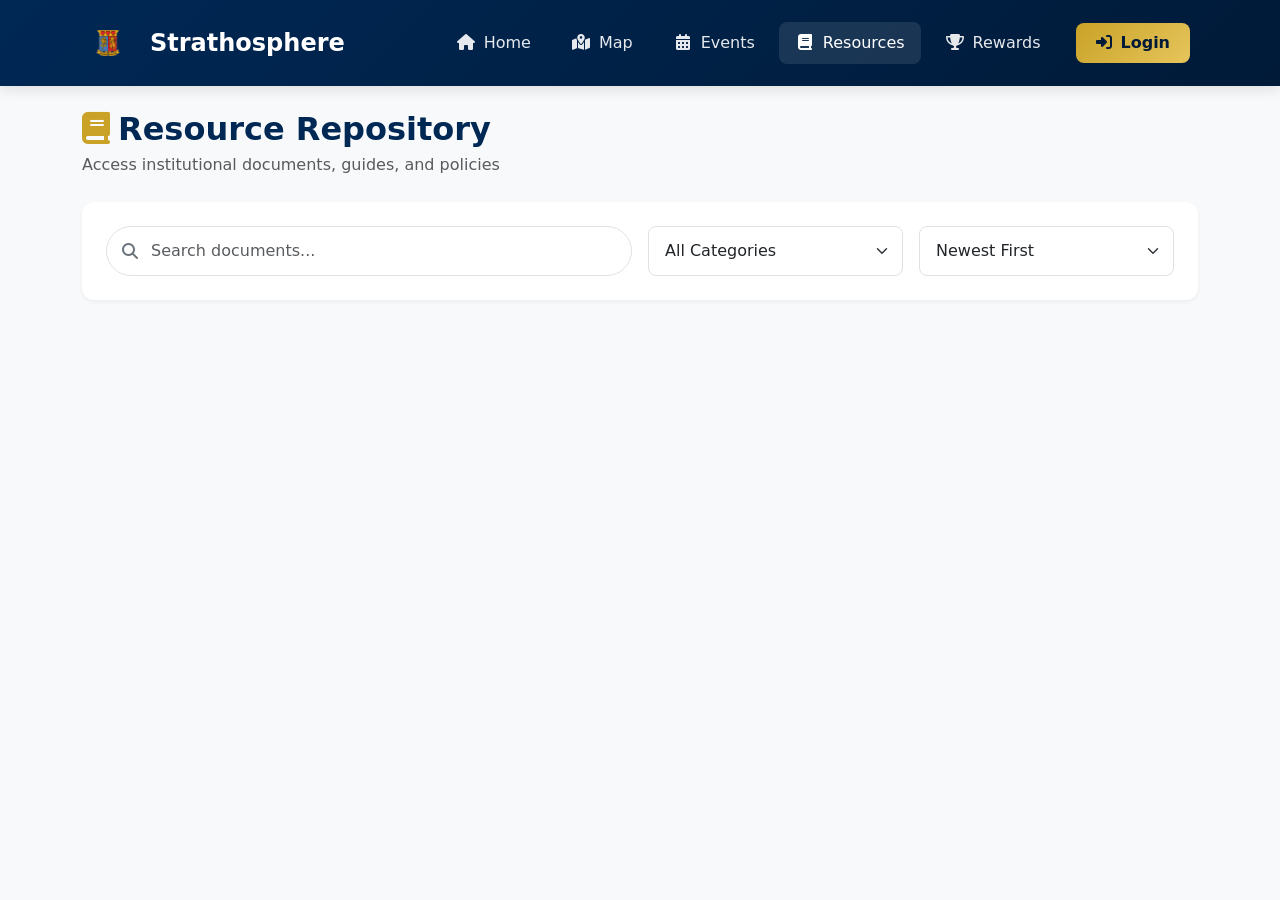
<file: strathosphere-prod/resources.html>
<!DOCTYPE html>
<html lang="en">
<head>
    <meta charset="UTF-8">
    <meta name="viewport" content="width=device-width, initial-scale=1.0">
    <title>Resources - Strathosphere</title>
    <link href="https://cdn.jsdelivr.net/npm/bootstrap@5.3.2/dist/css/bootstrap.min.css" rel="stylesheet">
    <link rel="stylesheet" href="https://cdnjs.cloudflare.com/ajax/libs/font-awesome/6.4.2/css/all.min.css">
    <link rel="stylesheet" href="css/style.css">
</head>
<body>
    <nav class="navbar navbar-expand-lg">
        <div class="container">
            <a class="navbar-brand" href="index.html"><img src="Strathmore University Icon.png" alt="Strathmore Icon" width="52" height="52" class="me-2" style="object-fit: contain;">Strathosphere</a>
            <button class="navbar-toggler" type="button" data-bs-toggle="collapse" data-bs-target="#navbarNav">
                <span class="navbar-toggler-icon" style="filter: invert(1);"></span>
            </button>
            <div class="collapse navbar-collapse" id="navbarNav">
                <ul class="navbar-nav ms-auto align-items-center">
                    <li class="nav-item"><a class="nav-link" href="index.html"><i class="fas fa-home"></i>Home</a></li>
                    <li class="nav-item"><a class="nav-link" href="map.html"><i class="fas fa-map-marked-alt"></i>Map</a></li>
                    <li class="nav-item"><a class="nav-link" href="events.html"><i class="fas fa-calendar-alt"></i>Events</a></li>
                    <li class="nav-item"><a class="nav-link active" href="resources.html"><i class="fas fa-book"></i>Resources</a></li>
                    <li class="nav-item"><a class="nav-link" href="rewards.html"><i class="fas fa-trophy"></i>Rewards</a></li>
                    <li class="nav-item ms-lg-3" id="nav-auth">
                        <a href="login.html" class="btn btn-secondary"><i class="fas fa-sign-in-alt me-2"></i>Login</a>
                    </li>
                    <li class="nav-item ms-lg-2" id="nav-user"></li>
                </ul>
            </div>
        </div>
    </nav>

    <div class="container py-4">
        <div class="d-flex justify-content-between align-items-center mb-4 flex-wrap gap-3">
            <div>
                <h2 class="fw-bold mb-1" style="color: var(--primary);"><i class="fas fa-book me-2" style="color: var(--secondary);"></i>Resource Repository</h2>
                <p class="text-muted mb-0">Access institutional documents, guides, and policies</p>
            </div>
            <button class="btn btn-outline-primary admin-only d-none" data-bs-toggle="modal" data-bs-target="#uploadModal">
                <i class="fas fa-upload me-2"></i>Upload Document
            </button>
        </div>

        <div class="card mb-4">
            <div class="card-body">
                <div class="row g-3">
                    <div class="col-md-6">
                        <div class="search-box">
                            <i class="fas fa-search"></i>
                            <input type="text" class="form-control" id="docSearch" placeholder="Search documents...">
                        </div>
                    </div>
                    <div class="col-md-3">
                        <select class="form-select" id="docCategory">
                            <option value="all">All Categories</option>
                            <option value="policy">Policies</option>
                            <option value="academic">Academic</option>
                            <option value="guide">Guides</option>
                            <option value="map">Maps</option>
                        </select>
                    </div>
                    <div class="col-md-3">
                        <select class="form-select" id="docSort">
                            <option value="date">Newest First</option>
                            <option value="downloads">Most Downloaded</option>
                            <option value="name">Name A-Z</option>
                        </select>
                    </div>
                </div>
            </div>
        </div>

        <div class="row g-3" id="documentsList"></div>
    </div>

    <div class="modal fade" id="uploadModal" tabindex="-1">
        <div class="modal-dialog">
            <div class="modal-content">
                <div class="modal-header" style="background: var(--primary); color: white;">
                    <h5 class="modal-title"><i class="fas fa-upload me-2"></i>Upload Document</h5>
                    <button type="button" class="btn-close btn-close-white" data-bs-dismiss="modal"></button>
                </div>
                <div class="modal-body">
                    <form id="uploadForm">
                        <div class="mb-3">
                            <label class="form-label">Document Title</label>
                            <input type="text" class="form-control" id="docTitle" required>
                        </div>
                        <div class="mb-3">
                            <label class="form-label">Category</label>
                            <select class="form-select" id="docCat">
                                <option value="policy">Policy</option>
                                <option value="academic">Academic</option>
                                <option value="guide">Guide</option>
                                <option value="map">Map</option>
                            </select>
                        </div>
                    </form>
                </div>
                <div class="modal-footer">
                    <button type="button" class="btn btn-light" data-bs-dismiss="modal">Cancel</button>
                    <button type="button" class="btn btn-primary" id="saveDocBtn"><i class="fas fa-save me-2"></i>Save Document</button>
                </div>
            </div>
        </div>
    </div>

    <script src="https://cdn.jsdelivr.net/npm/bootstrap@5.3.2/dist/js/bootstrap.bundle.min.js"></script>
    <script src="js/app.js"></script>
    <script>
        async function renderDocs() {
            const container = document.getElementById('documentsList');
            const search = document.getElementById('docSearch').value;
            const category = document.getElementById('docCategory').value;
            const sort = document.getElementById('docSort').value;
            const res = await apiGetDocuments(category, search, sort);
            if (!res.success) return;
            const docs = res.documents;
            container.innerHTML = docs.map(doc => `
                <div class="col-12">
                    <div class="card doc-card">
                        <div class="doc-icon ${doc.file_type}"><i class="fas fa-file-${doc.file_type === 'pdf' ? 'pdf' : 'alt'}"></i></div>
                        <div class="doc-info">
                            <h5>${doc.title}</h5>
                            <div class="doc-meta">
                                <span class="badge badge-soft badge-soft-primary">${doc.category}</span>
                                <span class="ms-2"><i class="fas fa-hdd me-1"></i>${doc.file_size}</span>
                                <span class="ms-2"><i class="fas fa-download me-1"></i>${doc.downloads} downloads</span>
                                <span class="ms-2"><i class="far fa-calendar me-1"></i>${formatDate(doc.created_at)}</span>
                            </div>
                        </div>
                        <button class="btn btn-primary btn-sm" onclick="downloadDoc(${doc.id})"><i class="fas fa-download me-1"></i>Download</button>
                    </div>
                </div>
            `).join('');
        }

        async function downloadDoc(id) {
            const res = await apiDownloadDocument(id);
            if (res.success) { showToast('Download started', 'success'); renderDocs(); }
        }

        document.getElementById('saveDocBtn').addEventListener('click', async () => {
            const title = document.getElementById('docTitle').value;
            const cat = document.getElementById('docCat').value;
            if (!title) return;
            const formData = new FormData();
            formData.append('title', title);
            formData.append('category', cat);
            const res = await apiUploadDocument(formData);
            if (res.success) {
                showToast('Document uploaded!', 'success');
                bootstrap.Modal.getInstance(document.getElementById('uploadModal')).hide();
                document.getElementById('uploadForm').reset();
                renderDocs();
            }
        });

        document.getElementById('docSearch').addEventListener('input', renderDocs);
        document.getElementById('docCategory').addEventListener('change', renderDocs);
        document.getElementById('docSort').addEventListener('change', renderDocs);
        renderDocs();
    </script>
</body>
</html>
</file>
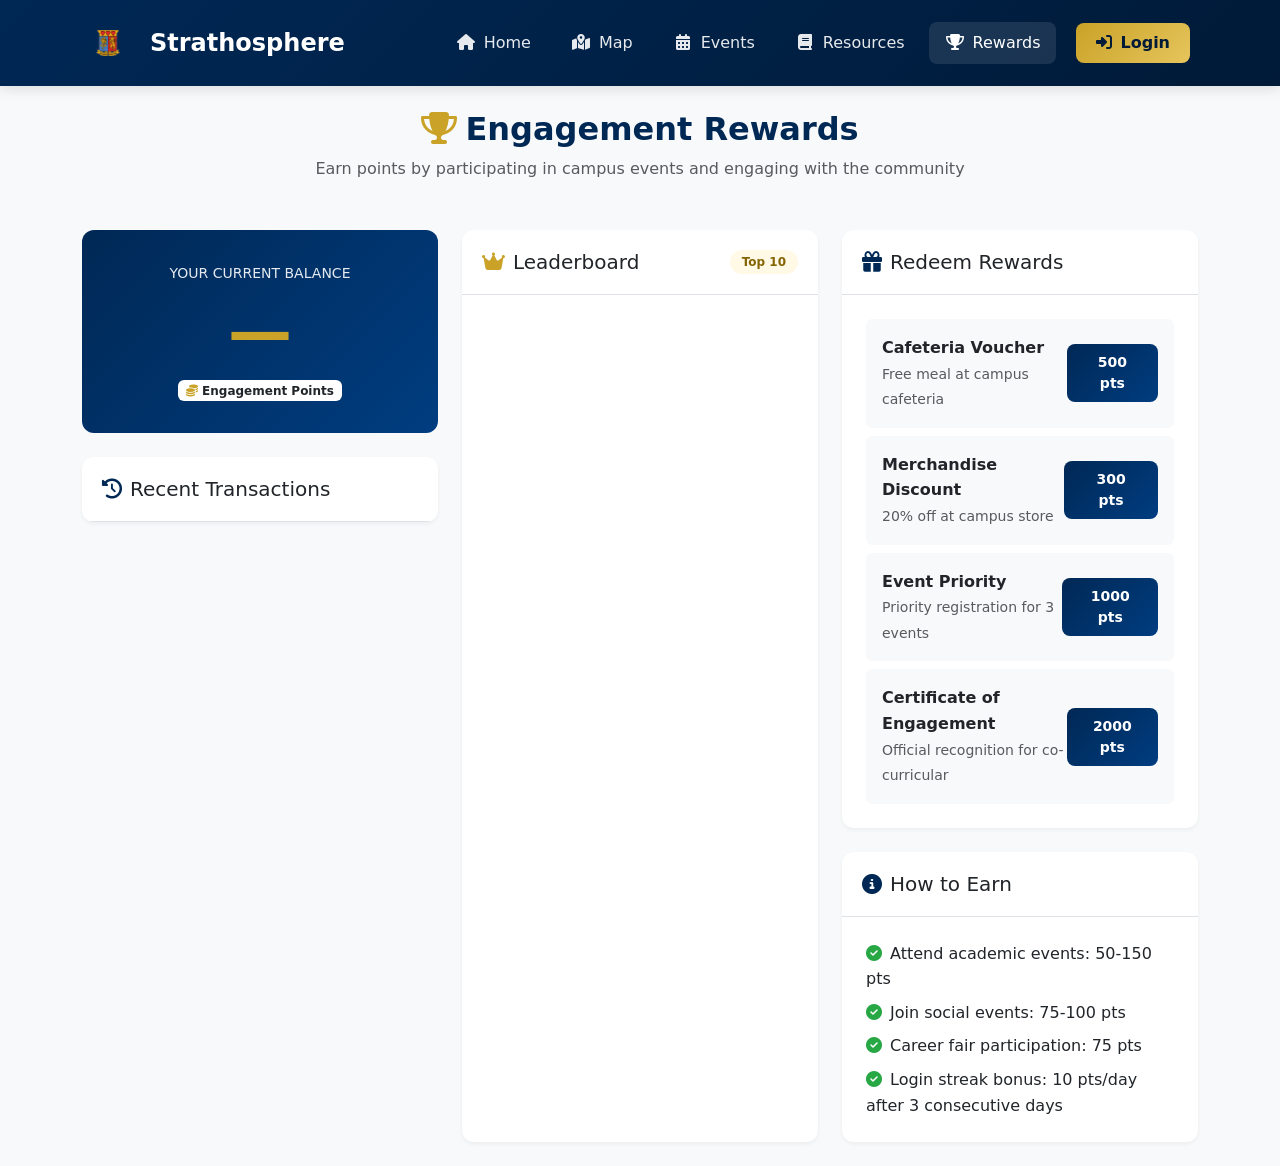
<file: strathosphere-prod/rewards.html>
<!DOCTYPE html>
<html lang="en">
<head>
    <meta charset="UTF-8">
    <meta name="viewport" content="width=device-width, initial-scale=1.0">
    <title>Rewards - Strathosphere</title>
    <link href="https://cdn.jsdelivr.net/npm/bootstrap@5.3.2/dist/css/bootstrap.min.css" rel="stylesheet">
    <link rel="stylesheet" href="https://cdnjs.cloudflare.com/ajax/libs/font-awesome/6.4.2/css/all.min.css">
    <link rel="stylesheet" href="css/style.css">
</head>
<body>
    <nav class="navbar navbar-expand-lg">
        <div class="container">
            <a class="navbar-brand" href="index.html"><img src="Strathmore University Icon.png" alt="Strathmore Icon" width="52" height="52" class="me-2" style="object-fit: contain;">Strathosphere</a>
            <button class="navbar-toggler" type="button" data-bs-toggle="collapse" data-bs-target="#navbarNav">
                <span class="navbar-toggler-icon" style="filter: invert(1);"></span>
            </button>
            <div class="collapse navbar-collapse" id="navbarNav">
                <ul class="navbar-nav ms-auto align-items-center">
                    <li class="nav-item"><a class="nav-link" href="index.html"><i class="fas fa-home"></i>Home</a></li>
                    <li class="nav-item"><a class="nav-link" href="map.html"><i class="fas fa-map-marked-alt"></i>Map</a></li>
                    <li class="nav-item"><a class="nav-link" href="events.html"><i class="fas fa-calendar-alt"></i>Events</a></li>
                    <li class="nav-item"><a class="nav-link" href="resources.html"><i class="fas fa-book"></i>Resources</a></li>
                    <li class="nav-item"><a class="nav-link active" href="rewards.html"><i class="fas fa-trophy"></i>Rewards</a></li>
                    <li class="nav-item ms-lg-3" id="nav-auth">
                        <a href="login.html" class="btn btn-secondary"><i class="fas fa-sign-in-alt me-2"></i>Login</a>
                    </li>
                    <li class="nav-item ms-lg-2" id="nav-user"></li>
                </ul>
            </div>
        </div>
    </nav>

    <div class="container py-4">
        <div class="text-center mb-5">
            <h2 class="fw-bold" style="color: var(--primary);"><i class="fas fa-trophy me-2" style="color: var(--secondary);"></i>Engagement Rewards</h2>
            <p class="text-muted">Earn points by participating in campus events and engaging with the community</p>
        </div>

        <div class="row g-4">
            <div class="col-lg-4">
                <div class="points-card mb-4">
                    <div class="text-uppercase" style="font-size: 0.875rem; opacity: 0.9;">Your Current Balance</div>
                    <div class="points-value" id="userPoints">—</div>
                    <div class="d-flex justify-content-center gap-2">
                        <span class="badge bg-white text-dark"><i class="fas fa-coins me-1" style="color: var(--secondary);"></i>Engagement Points</span>
                    </div>
                </div>

                <div class="card">
                    <div class="card-header">
                        <h5 class="mb-0"><i class="fas fa-history me-2" style="color: var(--primary);"></i>Recent Transactions</h5>
                    </div>
                    <div class="card-body p-0">
                        <div id="transactionsList" style="max-height: 400px; overflow-y: auto;"></div>
                    </div>
                </div>
            </div>

            <div class="col-lg-4">
                <div class="card h-100">
                    <div class="card-header d-flex justify-content-between align-items-center">
                        <h5 class="mb-0"><i class="fas fa-crown me-2" style="color: var(--secondary);"></i>Leaderboard</h5>
                        <span class="badge badge-soft badge-soft-warning">Top 10</span>
                    </div>
                    <div class="card-body p-0">
                        <div id="leaderboardList"></div>
                    </div>
                </div>
            </div>

            <div class="col-lg-4">
                <div class="card mb-4">
                    <div class="card-header">
                        <h5 class="mb-0"><i class="fas fa-gift me-2" style="color: var(--primary);"></i>Redeem Rewards</h5>
                    </div>
                    <div class="card-body">
                        <div class="d-flex justify-content-between align-items-center p-3 mb-2 rounded" style="background: var(--bg-light);">
                            <div><div class="fw-bold">Cafeteria Voucher</div><small class="text-muted">Free meal at campus cafeteria</small></div>
                            <button class="btn btn-sm btn-primary" onclick="redeem(500, 'Cafeteria Voucher')">500 pts</button>
                        </div>
                        <div class="d-flex justify-content-between align-items-center p-3 mb-2 rounded" style="background: var(--bg-light);">
                            <div><div class="fw-bold">Merchandise Discount</div><small class="text-muted">20% off at campus store</small></div>
                            <button class="btn btn-sm btn-primary" onclick="redeem(300, 'Merchandise Discount')">300 pts</button>
                        </div>
                        <div class="d-flex justify-content-between align-items-center p-3 mb-2 rounded" style="background: var(--bg-light);">
                            <div><div class="fw-bold">Event Priority</div><small class="text-muted">Priority registration for 3 events</small></div>
                            <button class="btn btn-sm btn-primary" onclick="redeem(1000, 'Event Priority')">1000 pts</button>
                        </div>
                        <div class="d-flex justify-content-between align-items-center p-3 rounded" style="background: var(--bg-light);">
                            <div><div class="fw-bold">Certificate of Engagement</div><small class="text-muted">Official recognition for co-curricular</small></div>
                            <button class="btn btn-sm btn-primary" onclick="redeem(2000, 'Certificate of Engagement')">2000 pts</button>
                        </div>
                    </div>
                </div>

                <div class="card">
                    <div class="card-header">
                        <h5 class="mb-0"><i class="fas fa-info-circle me-2" style="color: var(--primary);"></i>How to Earn</h5>
                    </div>
                    <div class="card-body">
                        <ul class="list-unstyled mb-0">
                            <li class="mb-2"><i class="fas fa-check-circle me-2" style="color: var(--success);"></i>Attend academic events: 50-150 pts</li>
                            <li class="mb-2"><i class="fas fa-check-circle me-2" style="color: var(--success);"></i>Join social events: 75-100 pts</li>
                            <li class="mb-2"><i class="fas fa-check-circle me-2" style="color: var(--success);"></i>Career fair participation: 75 pts</li>
                            <li><i class="fas fa-check-circle me-2" style="color: var(--success);"></i>Login streak bonus: 10 pts/day after 3 consecutive days</li>
                        </ul>
                    </div>
                </div>
            </div>
        </div>
    </div>

    <script src="https://cdn.jsdelivr.net/npm/bootstrap@5.3.2/dist/js/bootstrap.bundle.min.js"></script>
    <script src="js/app.js"></script>
    <script>
        async function loadRewards() {
            const me = await apiMe();
            if (!me.success) {
                document.getElementById('userPoints').textContent = '—';
                document.getElementById('transactionsList').innerHTML = '<div class="p-3 text-center text-muted">Login to view your points</div>';
                document.getElementById('leaderboardList').innerHTML = '<div class="p-3 text-center text-muted">Login to view leaderboard</div>';
                return;
            }

            document.getElementById('userPoints').textContent = me.user.points || 0;

            const transRes = await apiGetTransactions();
            const transContainer = document.getElementById('transactionsList');
            if (transRes.success && transRes.transactions.length > 0) {
                transContainer.innerHTML = transRes.transactions.map(t => `
                    <div class="d-flex justify-content-between align-items-center p-3 border-bottom">
                        <div class="d-flex align-items-center">
                            <div class="rounded-circle d-flex align-items-center justify-content-center me-3" style="width: 36px; height: 36px; background: ${t.type === 'earned' ? 'rgba(40,167,69,0.1)' : 'rgba(220,53,69,0.1)'};">
                                <i class="fas ${t.type === 'earned' ? 'fa-plus' : 'fa-minus'}" style="color: ${t.type === 'earned' ? 'var(--success)' : 'var(--danger)'}; font-size: 0.75rem;"></i>
                            </div>
                            <div>
                                <div class="fw-bold" style="font-size: 0.9rem;">${t.reason}</div>
                                <small class="text-muted">${formatDate(t.created_at.split(' ')[0])}</small>
                            </div>
                        </div>
                        <span class="fw-bold ${t.type === 'earned' ? 'text-success' : 'text-danger'}">${t.type === 'earned' ? '+' : ''}${t.amount} pts</span>
                    </div>
                `).join('');
            } else {
                transContainer.innerHTML = '<div class="p-3 text-center text-muted">No transactions yet. Attend events to earn points!</div>';
            }

            const lbRes = await apiGetLeaderboard();
            const lbContainer = document.getElementById('leaderboardList');
            if (lbRes.success && lbRes.leaderboard.length > 0) {
                lbContainer.innerHTML = lbRes.leaderboard.map((u, idx) => `
                    <div class="leaderboard-item">
                        <div class="leaderboard-rank ${idx < 3 ? 'top' : ''}">${idx + 1}</div>
                        <img src="${u.avatar}" alt="${u.name}" class="rounded-circle me-3" width="40" height="40">
                        <div class="flex-grow-1">
                            <div class="fw-bold" style="font-size: 0.95rem;">${u.name}</div>
                            <small class="text-muted">${u.email}</small>
                        </div>
                        <div class="fw-bold" style="color: var(--secondary);">${u.points || 0} pts</div>
                    </div>
                `).join('');
            }
        }

        async function redeem(cost, reward) {
            const me = await apiMe();
            if (!me.success) { window.location.href = 'login.html?redirect=rewards.html'; return; }
            if ((me.user.points || 0) < cost) { showToast(`Not enough points! Need ${cost}.`, 'warning'); return; }
            const res = await apiRedeem(cost, reward);
            if (res.success) {
                showToast(`Redeemed ${reward}!`, 'success');
                await updateNavUser();
                loadRewards();
            } else {
                showToast(res.message, 'danger');
            }
        }

        loadRewards();
    </script>
</body>
</html>
</file>
<file: strathosphere-prod/css/style.css>
:root {
    --primary: #002855;
    --primary-dark: #001a38;
    --primary-light: #003d80;
    --secondary: #C9A227;
    --secondary-light: #e6c55c;
    --accent: #e8f4f8;
    --text-dark: #1a1a2e;
    --text-light: #6c757d;
    --bg-light: #f8f9fa;
    --bg-white: #ffffff;
    --success: #28a745;
    --danger: #dc3545;
    --warning: #ffc107;
    --info: #17a2b8;
    --border: #dee2e6;
    --shadow-sm: 0 2px 4px rgba(0,0,0,0.05);
    --shadow: 0 4px 12px rgba(0,0,0,0.1);
    --shadow-lg: 0 8px 24px rgba(0,0,0,0.15);
    --radius: 12px;
    --radius-sm: 8px;
    --transition: all 0.3s ease;
}

* { margin: 0; padding: 0; box-sizing: border-box; }

body {
    font-family: 'Segoe UI', system-ui, -apple-system, sans-serif;
    color: var(--text-dark);
    background: var(--bg-light);
    line-height: 1.6;
    overflow-x: hidden;
}

.navbar {
    background: linear-gradient(135deg, var(--primary) 0%, var(--primary-dark) 100%) !important;
    padding: 0.75rem 0;
    box-shadow: var(--shadow);
    position: sticky;
    top: 0;
    z-index: 1000;
}

.navbar-brand {
    font-weight: 700;
    font-size: 1.5rem;
    color: white !important;
    display: flex;
    align-items: center;
    gap: 0.5rem;
}

.navbar-brand i { color: var(--secondary); font-size: 1.75rem; }

.nav-link {
    color: rgba(255,255,255,0.9) !important;
    font-weight: 500;
    padding: 0.5rem 1rem !important;
    border-radius: var(--radius-sm);
    transition: var(--transition);
    margin: 0 0.25rem;
}

.nav-link:hover, .nav-link.active {
    color: white !important;
    background: rgba(255,255,255,0.1);
}

.nav-link i { margin-right: 0.5rem; width: 20px; text-align: center; }

.btn {
    border-radius: var(--radius-sm);
    font-weight: 600;
    padding: 0.5rem 1.25rem;
    transition: var(--transition);
    border: none;
}

.btn-primary {
    background: linear-gradient(135deg, var(--primary) 0%, var(--primary-light) 100%);
    border: none;
}

.btn-primary:hover {
    background: linear-gradient(135deg, var(--primary-dark) 0%, var(--primary) 100%);
    transform: translateY(-2px);
    box-shadow: var(--shadow);
}

.btn-secondary {
    background: linear-gradient(135deg, var(--secondary) 0%, var(--secondary-light) 100%);
    color: var(--primary-dark);
    border: none;
}

.btn-secondary:hover {
    background: linear-gradient(135deg, #b8941f 0%, var(--secondary) 100%);
    color: var(--primary-dark);
    transform: translateY(-2px);
}

.btn-success {
    background: linear-gradient(135deg, var(--success) 0%, #218838 100%);
    border: none;
}

.card {
    border: none;
    border-radius: var(--radius);
    background: var(--bg-white);
    box-shadow: var(--shadow-sm);
    transition: var(--transition);
    overflow: hidden;
}

.card:hover { box-shadow: var(--shadow); transform: translateY(-4px); }

.card-header {
    background: transparent;
    border-bottom: 1px solid var(--border);
    padding: 1.25rem;
    font-weight: 600;
}

.card-body { padding: 1.5rem; }

.hero {
    background-color: #111;
    color: white;
    padding: calc(3.5rem + 50px) 0;
    position: relative;
    overflow: hidden;
}

.hero-slides {
    position: absolute;
    top: 0;
    left: 0;
    right: 0;
    bottom: 0;
    z-index: 0;
}

.hero-slide {
    position: absolute;
    top: 0;
    left: 0;
    right: 0;
    bottom: 0;
    background-position: center;
    background-size: cover;
    background-repeat: no-repeat;
    opacity: 0;
    transition: opacity 0.9s ease;
}

.hero-slide.active {
    opacity: 1;
}

.hero::after {
    content: '';
    position: absolute;
    top: 0;
    left: 0;
    right: 0;
    bottom: 0;
    background: linear-gradient(135deg, rgba(12, 12, 12, 0.62) 0%, rgba(22, 22, 22, 0.5) 50%, rgba(8, 8, 8, 0.68) 100%);
    z-index: 1;
}

.hero-content { position: relative; z-index: 2; }

.hero-nav {
    position: absolute;
    top: 50%;
    transform: translateY(-50%);
    width: 46px;
    height: 46px;
    border-radius: 50%;
    border: 1px solid rgba(255, 255, 255, 0.35);
    background: rgba(0, 0, 0, 0.35);
    color: #fff;
    display: inline-flex;
    align-items: center;
    justify-content: center;
    z-index: 3;
    transition: var(--transition);
}

.hero-nav:hover {
    background: rgba(0, 0, 0, 0.55);
    border-color: rgba(255, 255, 255, 0.65);
}

.hero-nav-prev { left: 1.25rem; }
.hero-nav-next { right: 1.25rem; }

@media (max-width: 768px) {
    .hero-nav {
        width: 40px;
        height: 40px;
    }

    .hero-nav-prev { left: 0.75rem; }
    .hero-nav-next { right: 0.75rem; }
}

.hero h1 {
    font-weight: 800;
    font-size: 3rem;
    line-height: 1.2;
    margin-bottom: 1.5rem;
}

.hero .lead {
    font-size: 1.25rem;
    opacity: 0.9;
    margin-bottom: 2rem;
}

.hero-stats { display: flex; gap: 2rem; margin-top: 3rem; }

.hero-stat { text-align: center; }

.hero-stat-value {
    font-size: 2rem;
    font-weight: 700;
    color: var(--secondary);
}

.hero-stat-label { font-size: 0.875rem; opacity: 0.8; }

.feature-icon {
    width: 64px;
    height: 64px;
    border-radius: 16px;
    background: linear-gradient(135deg, var(--accent) 0%, #d4edda 100%);
    display: flex;
    align-items: center;
    justify-content: center;
    font-size: 1.5rem;
    color: var(--primary);
    margin-bottom: 1.25rem;
}

.feature-card { padding: 2rem; height: 100%; }

.feature-card h3 {
    font-size: 1.25rem;
    font-weight: 700;
    margin-bottom: 0.75rem;
    color: var(--primary);
}

#map {
    height: 70vh;
    width: 100%;
    border-radius: var(--radius);
    z-index: 1;
}

.map-sidebar {
    background: var(--bg-white);
    border-radius: var(--radius);
    box-shadow: var(--shadow);
    padding: 1.5rem;
    height: 70vh;
    overflow-y: auto;
}

.location-item {
    padding: 1rem;
    border-radius: var(--radius-sm);
    cursor: pointer;
    transition: var(--transition);
    border: 1px solid transparent;
    margin-bottom: 0.5rem;
}

.location-item:hover, .location-item.active {
    background: var(--accent);
    border-color: var(--primary-light);
}

.location-item h5 {
    font-size: 1rem;
    font-weight: 600;
    color: var(--primary);
    margin-bottom: 0.25rem;
}

.location-item p {
    font-size: 0.875rem;
    color: var(--text-light);
    margin: 0;
}

.event-card { position: relative; overflow: hidden; }

.event-image {
    height: 200px;
    object-fit: cover;
    width: 100%;
}

.event-date-badge {
    position: absolute;
    top: 1rem;
    left: 1rem;
    background: var(--bg-white);
    border-radius: var(--radius-sm);
    padding: 0.5rem 1rem;
    text-align: center;
    box-shadow: var(--shadow);
    min-width: 60px;
}

.event-date-badge .day {
    font-size: 1.5rem;
    font-weight: 700;
    color: var(--primary);
    line-height: 1;
}

.event-date-badge .month {
    font-size: 0.75rem;
    text-transform: uppercase;
    color: var(--text-light);
    font-weight: 600;
}

.event-meta {
    display: flex;
    align-items: center;
    gap: 1rem;
    font-size: 0.875rem;
    color: var(--text-light);
    margin-bottom: 1rem;
}

.event-meta i { color: var(--secondary); }

.event-points {
    position: absolute;
    top: 1rem;
    right: 1rem;
    background: linear-gradient(135deg, var(--secondary) 0%, var(--secondary-light) 100%);
    color: var(--primary-dark);
    padding: 0.35rem 0.75rem;
    border-radius: 20px;
    font-weight: 700;
    font-size: 0.875rem;
    box-shadow: var(--shadow-sm);
}

.doc-card {
    display: flex;
    align-items: center;
    padding: 1.25rem;
    gap: 1rem;
}

.doc-icon {
    width: 48px;
    height: 48px;
    border-radius: var(--radius-sm);
    background: linear-gradient(135deg, #ff6b6b 0%, #ee5a5a 100%);
    color: white;
    display: flex;
    align-items: center;
    justify-content: center;
    font-size: 1.25rem;
    flex-shrink: 0;
}

.doc-icon.pdf { background: linear-gradient(135deg, #ff6b6b 0%, #ee5a5a 100%); }

.doc-info { flex: 1; min-width: 0; }

.doc-info h5 {
    font-size: 1rem;
    font-weight: 600;
    margin-bottom: 0.25rem;
    white-space: nowrap;
    overflow: hidden;
    text-overflow: ellipsis;
}

.doc-meta {
    font-size: 0.875rem;
    color: var(--text-light);
}

.points-card {
    background: linear-gradient(135deg, var(--primary) 0%, var(--primary-light) 100%);
    color: white;
    border-radius: var(--radius);
    padding: 2rem;
    text-align: center;
}

.points-value {
    font-size: 4rem;
    font-weight: 800;
    color: var(--secondary);
    line-height: 1;
    margin: 1rem 0;
}

.leaderboard-item {
    display: flex;
    align-items: center;
    padding: 1rem;
    border-bottom: 1px solid var(--border);
    transition: var(--transition);
}

.leaderboard-item:hover {
    background: var(--accent);
    border-radius: var(--radius-sm);
}

.leaderboard-rank {
    width: 36px;
    height: 36px;
    border-radius: 50%;
    background: var(--bg-light);
    display: flex;
    align-items: center;
    justify-content: center;
    font-weight: 700;
    margin-right: 1rem;
    flex-shrink: 0;
}

.leaderboard-rank.top {
    background: linear-gradient(135deg, var(--secondary) 0%, var(--secondary-light) 100%);
    color: var(--primary-dark);
}

.form-control, .form-select {
    border-radius: var(--radius-sm);
    border: 1px solid var(--border);
    padding: 0.75rem 1rem;
    font-size: 1rem;
    transition: var(--transition);
}

.form-control:focus, .form-select:focus {
    border-color: var(--primary-light);
    box-shadow: 0 0 0 0.2rem rgba(0, 40, 85, 0.15);
}

.form-label {
    font-weight: 600;
    color: var(--text-dark);
    margin-bottom: 0.5rem;
}

.input-group-text {
    background: var(--bg-light);
    border: 1px solid var(--border);
    color: var(--text-light);
}

.auth-page {
    min-height: 100vh;
    display: flex;
    align-items: center;
    background: linear-gradient(135deg, var(--primary) 0%, var(--primary-dark) 100%);
    padding: 2rem;
}

.auth-card {
    background: var(--bg-white);
    border-radius: var(--radius);
    box-shadow: var(--shadow-lg);
    padding: 2.5rem;
    width: 100%;
    max-width: 480px;
    margin: 0 auto;
}

.auth-logo { text-align: center; margin-bottom: 2rem; }

.auth-logo-mark {
    display: flex;
    justify-content: center;
    margin-bottom: 1rem;
}

.auth-logo-image {
    width: 200px;
    height: 200px;
    object-fit: contain;
}

.auth-logo i { font-size: 3rem; color: var(--secondary); margin-bottom: 1rem; }

.auth-logo h2 { color: var(--primary); font-weight: 700; }

.auth-card .nav-pills .nav-link,
.auth-card .nav-pills .nav-link.active {
    color: #000 !important;
}

.stat-card {
    padding: 1.5rem;
    border-left: 4px solid var(--primary);
}

.stat-card.success { border-left-color: var(--success); }
.stat-card.warning { border-left-color: var(--warning); }
.stat-card.info { border-left-color: var(--info); }

.stat-value {
    font-size: 2rem;
    font-weight: 700;
    color: var(--primary);
    line-height: 1;
}

.stat-label {
    color: var(--text-light);
    font-size: 0.875rem;
    margin-top: 0.5rem;
}

.table-container {
    background: var(--bg-white);
    border-radius: var(--radius);
    box-shadow: var(--shadow-sm);
    overflow: hidden;
}

.table thead th {
    background: var(--bg-light);
    font-weight: 600;
    text-transform: uppercase;
    font-size: 0.75rem;
    letter-spacing: 0.5px;
    border: none;
    padding: 1rem;
}

.table tbody td {
    padding: 1rem;
    vertical-align: middle;
    border-bottom: 1px solid var(--border);
}

.table tbody tr:hover { background: var(--accent); }

.badge-soft {
    padding: 0.5em 1em;
    border-radius: 20px;
    font-weight: 600;
    font-size: 0.75rem;
}

.badge-soft-primary { background: rgba(0, 40, 85, 0.1); color: var(--primary); }
.badge-soft-success { background: rgba(40, 167, 69, 0.1); color: var(--success); }
.badge-soft-warning { background: rgba(255, 193, 7, 0.1); color: #856404; }
.badge-soft-danger { background: rgba(220, 53, 69, 0.1); color: var(--danger); }
.badge-soft-info { background: rgba(23, 162, 184, 0.1); color: var(--info); }

.search-box { position: relative; }

.search-box i {
    position: absolute;
    left: 1rem;
    top: 50%;
    transform: translateY(-50%);
    color: var(--text-light);
}

.search-box input {
    padding-left: 2.75rem;
    border-radius: 50px;
    border: 1px solid var(--border);
    background: var(--bg-white);
}

.search-box input:focus {
    border-color: var(--primary-light);
    box-shadow: 0 0 0 0.2rem rgba(0, 40, 85, 0.1);
}

.user-role-select {
    min-width: 135px;
    padding-right: 2.4rem;
}

.footer {
    background: var(--primary-dark);
    color: rgba(255,255,255,0.8);
    padding: 3rem 0 1.5rem;
    margin-top: 4rem;
}

.footer h5 {
    color: white;
    font-weight: 600;
    margin-bottom: 1.25rem;
}

.footer a {
    color: rgba(255,255,255,0.7);
    text-decoration: none;
    transition: var(--transition);
}

.footer a:hover { color: var(--secondary); }

.footer-bottom {
    border-top: 1px solid rgba(255,255,255,0.1);
    margin-top: 2rem;
    padding-top: 1.5rem;
    text-align: center;
    font-size: 0.875rem;
}

@keyframes fadeIn {
    from { opacity: 0; transform: translateY(20px); }
    to { opacity: 1; transform: translateY(0); }
}

.fade-in { animation: fadeIn 0.6s ease forwards; }

@media (max-width: 768px) {
    .hero h1 { font-size: 2rem; }
    .hero-stats { flex-direction: column; gap: 1rem; }
    .map-sidebar { height: auto; max-height: 50vh; margin-bottom: 1rem; }
    #map { height: 50vh; }
    .auth-card { padding: 1.5rem; }
    .points-value { font-size: 3rem; }
}

::-webkit-scrollbar { width: 8px; }
::-webkit-scrollbar-track { background: var(--bg-light); }
::-webkit-scrollbar-thumb { background: var(--primary-light); border-radius: 4px; }
::-webkit-scrollbar-thumb:hover { background: var(--primary); }

.profile-header {
    background: linear-gradient(135deg, var(--primary) 0%, var(--primary-light) 100%);
    color: white;
    padding: 3rem 0;
    margin-bottom: 2rem;
}

.profile-avatar {
    width: 120px;
    height: 120px;
    border-radius: 50%;
    border: 4px solid white;
    box-shadow: var(--shadow);
    object-fit: cover;
}

.ticket {
    background: linear-gradient(135deg, var(--bg-white) 0%, var(--accent) 100%);
    border: 2px dashed var(--primary);
    border-radius: var(--radius);
    padding: 1.5rem;
    position: relative;
    overflow: hidden;
}

.ticket::before, .ticket::after {
    content: '';
    position: absolute;
    width: 24px;
    height: 24px;
    background: var(--bg-light);
    border-radius: 50%;
    top: 50%;
    transform: translateY(-50%);
}

.ticket::before { left: -12px; }
.ticket::after { right: -12px; }

.ticket-qr {
    width: 80px;
    height: 80px;
    background: var(--bg-white);
    border-radius: var(--radius-sm);
    display: flex;
    align-items: center;
    justify-content: center;
    font-size: 2.5rem;
    color: var(--primary);
}

.leaflet-popup-content-wrapper { border-radius: var(--radius) !important; }
.popup-title { font-weight: 700; color: var(--primary); margin-bottom: 0.5rem; }
.popup-desc { color: var(--text-light); font-size: 0.875rem; margin-bottom: 0.75rem; }
.popup-btn {
    display: inline-block;
    padding: 0.35rem 0.75rem;
    background: var(--primary);
    color: white;
    border-radius: var(--radius-sm);
    text-decoration: none;
    font-size: 0.875rem;
}
.popup-btn:hover { background: var(--primary-light); color: white; }
</file>
